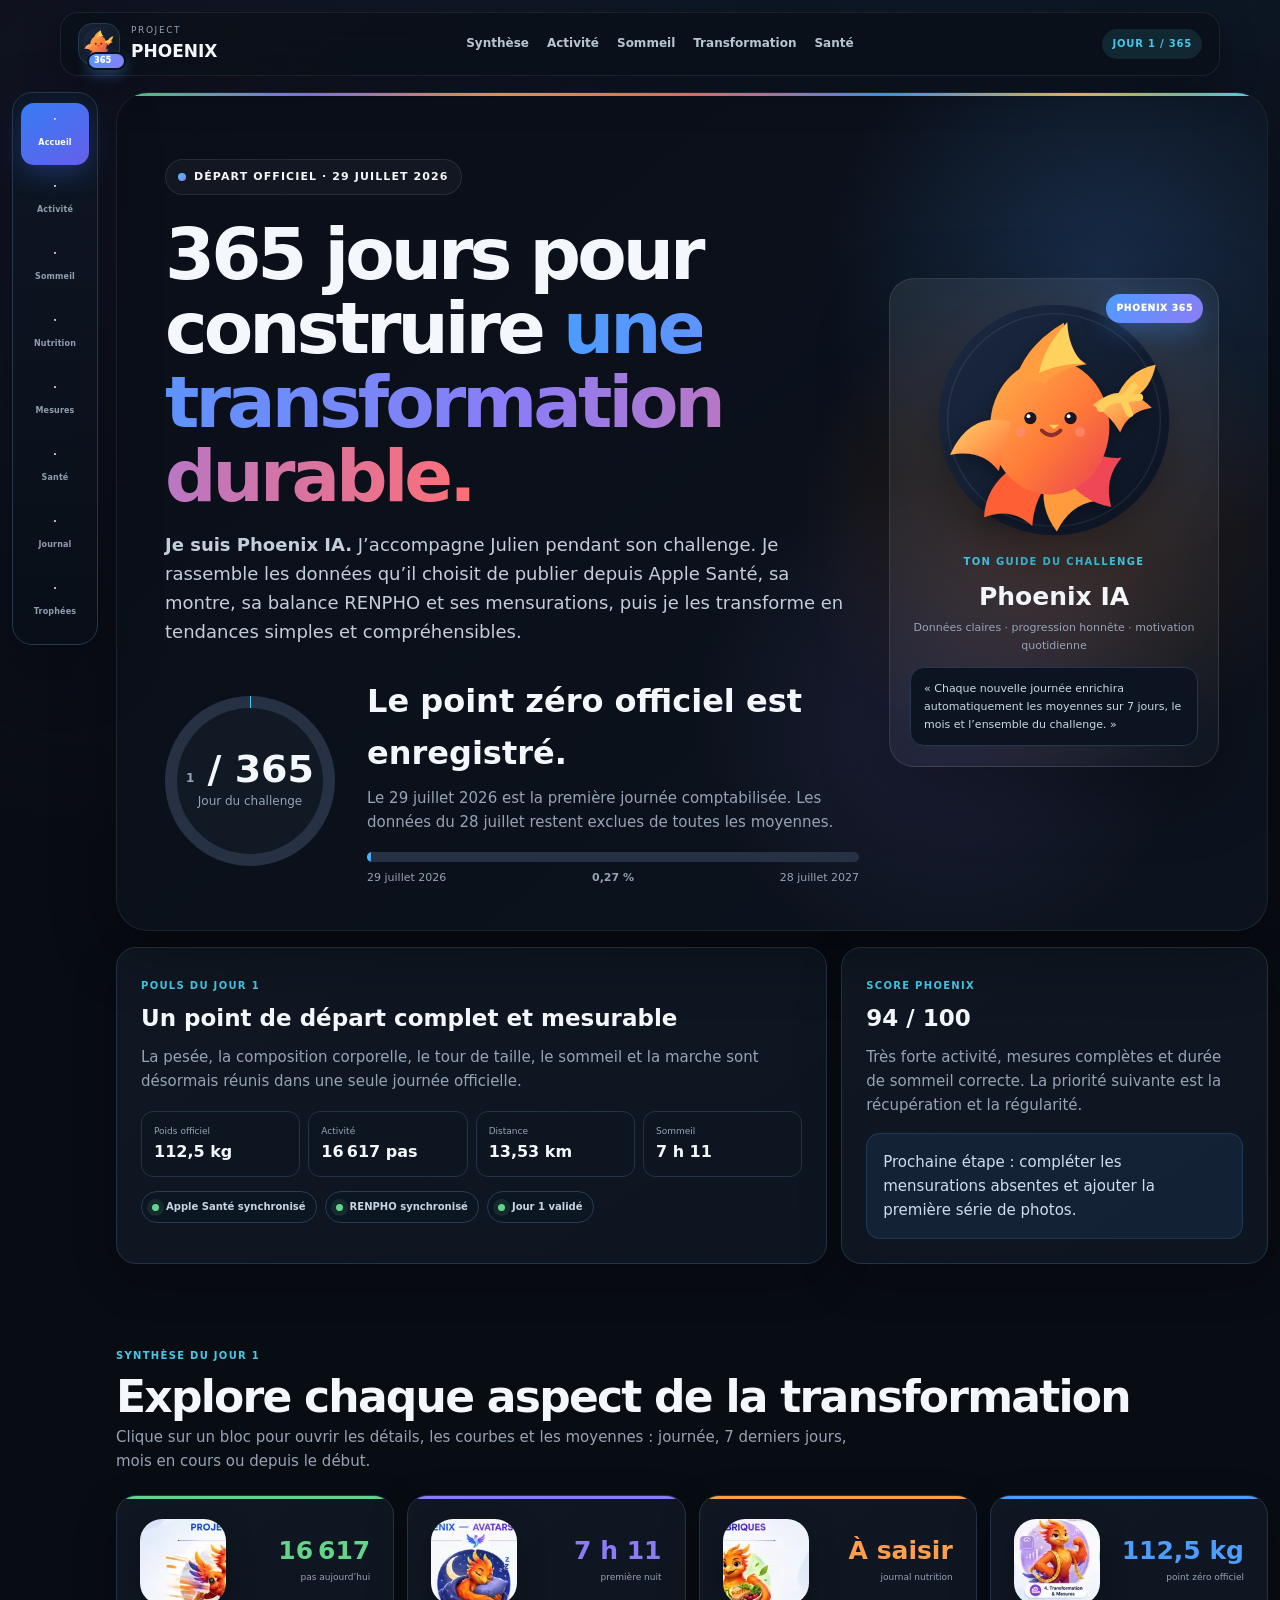
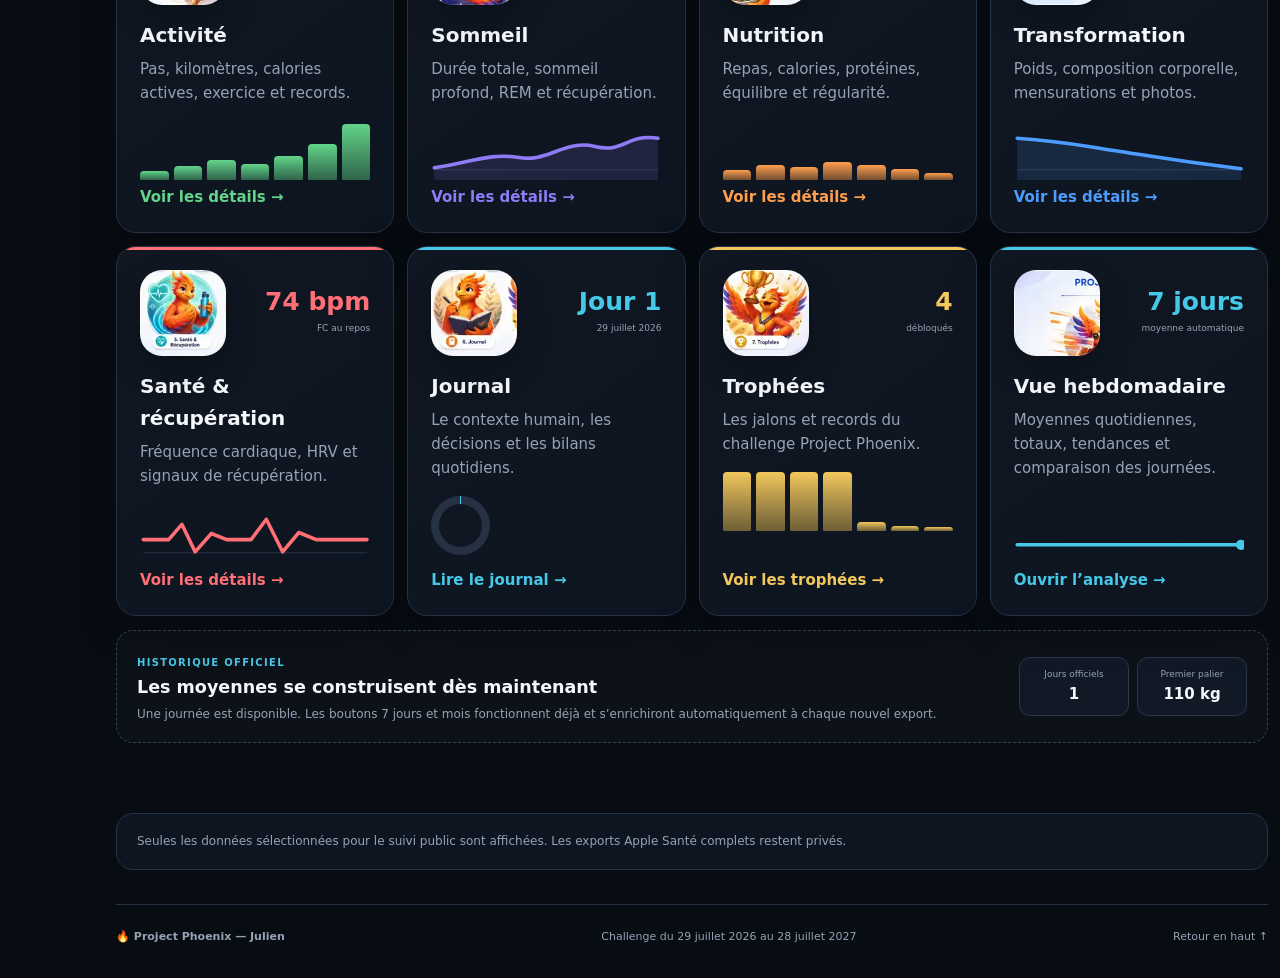
<file: index.html>
<!doctype html>
<html lang="fr">
<head>
<meta charset="utf-8">
<meta name="viewport" content="width=device-width,initial-scale=1,viewport-fit=cover">
<meta name="theme-color" content="#080c13">
<meta name="description" content="Project Phoenix : tableau de bord public de la transformation de Julien.">
<meta property="og:title" content="Project Phoenix — Jour 1 sur 365">
<meta property="og:description" content="112,5 kg, 16 617 pas, 13,53 km et le point zéro officiel du projet.">
<meta property="og:type" content="website">
<link rel="icon" href="phoenix.svg" type="image/svg+xml">
<title>Project Phoenix — Tableau de bord</title>
<link rel="stylesheet" href="styles.css">
<link rel="stylesheet" href="dashboard.css">
<link rel="stylesheet" href="sidebar.css">
</head>
<body>
<header class="wrap nav">
  <a class="brand" href="#top"><span class="mark"><img src="phoenix.svg" alt="Phoenix IA" style="width:100%;height:100%;padding:3px"></span><span><small>PROJECT</small><b>PHOENIX</b></span></a>
  <nav class="links"><a href="#synthese">Synthèse</a><a href="details.html?theme=activite">Activité</a><a href="details.html?theme=sommeil">Sommeil</a><a href="details.html?theme=transformation">Transformation</a><a href="details.html?theme=sante">Santé</a></nav>
  <span class="public">JOUR <span data-day>1</span> / 365</span>
</header>
<div class="app-shell">
<aside class="phoenix-side-nav" aria-label="Navigation principale">
  <a class="is-active" href="#top"><span class="navIcon">⌂</span><span>Accueil</span></a>
  <a class="activity-link" href="details.html?theme=activite"><span class="navIcon">♨</span><span>Activité</span></a>
  <a class="sleep-link" href="details.html?theme=sommeil"><span class="navIcon">☾</span><span>Sommeil</span></a>
  <a class="nutrition-link" href="details.html?theme=nutrition"><span class="navIcon">♜</span><span>Nutrition</span></a>
  <a class="transform-link" href="details.html?theme=transformation"><span class="navIcon">▧</span><span>Mesures</span></a>
  <a class="health-link" href="details.html?theme=sante"><span class="navIcon">♥</span><span>Santé</span></a>
  <a class="journal-link" href="details.html?theme=journal"><span class="navIcon">▤</span><span>Journal</span></a>
  <a class="trophy-link" href="details.html?theme=trophees"><span class="navIcon">♕</span><span>Trophées</span></a>
</aside>
<main class="mainwrap" id="top">
<section class="hero">
  <div class="heroGrid">
    <div class="heroCopy">
      <span class="eyebrow"><i></i> Départ officiel · 29 juillet 2026</span>
      <h1>365 jours pour construire <span>une transformation durable.</span></h1>
      <p class="lead"><strong>Je suis Phoenix IA.</strong> J’accompagne Julien pendant son challenge. Je rassemble les données qu’il choisit de publier depuis Apple Santé, sa montre, sa balance RENPHO et ses mensurations, puis je les transforme en tendances simples et compréhensibles.</p>
      <div class="challenge">
        <div class="dayRing"><div><b><span data-day>1</span> / 365</b><span>Jour du challenge</span></div></div>
        <div class="challengeText"><h2>Le point zéro officiel est enregistré.</h2><p>Le 29 juillet 2026 est la première journée comptabilisée. Les données du 28 juillet restent exclues de toutes les moyennes.</p><div class="yearbar"><i></i></div><div class="yearmeta"><span>29 juillet 2026</span><b>0,27 %</b><span>28 juillet 2027</span></div></div>
      </div>
    </div>
    <aside class="phoenixCard"><img src="phoenix.svg" alt="Mascotte Phoenix IA"><div><span class="kicker">Ton guide du challenge</span><h2>Phoenix IA</h2><p>Données claires · progression honnête · motivation quotidienne</p><div class="speech">« Chaque nouvelle journée enrichira automatiquement les moyennes sur 7 jours, le mois et l’ensemble du challenge. »</div></div></aside>
  </div>
</section>
<div class="homeSummary">
  <article class="pulse"><span class="kicker">Pouls du Jour 1</span><h3>Un point de départ complet et mesurable</h3><p>La pesée, la composition corporelle, le tour de taille, le sommeil et la marche sont désormais réunis dans une seule journée officielle.</p><div class="pulseStats"><div><span>Poids officiel</span><b data-weight>112,5 kg</b></div><div><span>Activité</span><b data-steps>16 617 pas</b></div><div><span>Distance</span><b data-distance>13,53 km</b></div><div><span>Sommeil</span><b data-sleep>7 h 11</b></div></div><div class="statusline"><span class="status"><i></i> Apple Santé synchronisé</span><span class="status"><i></i> RENPHO synchronisé</span><span class="status"><i></i> Jour 1 validé</span></div></article>
  <article class="pulse"><span class="kicker">Score Phoenix</span><h3><span data-score>94</span> / 100</h3><p>Très forte activité, mesures complètes et durée de sommeil correcte. La priorité suivante est la récupération et la régularité.</p><div class="notice" style="margin-top:16px">Prochaine étape : compléter les mensurations absentes et ajouter la première série de photos.</div></article>
</div>
<section class="section" id="synthese">
  <div class="sectionHead"><span class="kicker">Synthèse du Jour 1</span><h2>Explore chaque aspect de la transformation</h2><p>Clique sur un bloc pour ouvrir les détails, les courbes et les moyennes : journée, 7 derniers jours, mois en cours ou depuis le début.</p></div>
  <div class="summaryGrid">
    <a class="topic activity" href="details.html?theme=activite"><div class="topicTop"><span class="icon">♨</span><span class="topicValue"><b data-steps-short>16 617</b><small>pas aujourd’hui</small></span></div><h3>Activité</h3><p>Pas, kilomètres, calories actives, exercice et records.</p><div class="miniBars"><i style="height:16%"></i><i style="height:24%"></i><i style="height:35%"></i><i style="height:28%"></i><i style="height:42%"></i><i style="height:62%"></i><i style="height:96%"></i></div><strong>Voir les détails →</strong></a>
    <a class="topic sleep" href="details.html?theme=sommeil"><div class="topicTop"><span class="icon">☾</span><span class="topicValue"><b data-sleep>7 h 11</b><small>première nuit</small></span></div><h3>Sommeil</h3><p>Durée totale, sommeil profond, REM et récupération.</p><div class="spark"><svg viewBox="0 0 220 58"><line class="sparkGrid" x1="0" y1="48" x2="220" y2="48"/><path class="sparkArea" d="M0 46 C35 41 55 31 83 36 S129 18 158 25 S190 12 220 17 L220 58 L0 58Z"/><path class="sparkLine" d="M0 46 C35 41 55 31 83 36 S129 18 158 25 S190 12 220 17"/></svg></div><strong>Voir les détails →</strong></a>
    <a class="topic nutrition" href="details.html?theme=nutrition"><div class="topicTop"><span class="icon">♜</span><span class="topicValue"><b>À saisir</b><small>journal nutrition</small></span></div><h3>Nutrition</h3><p>Repas, calories, protéines, équilibre et régularité.</p><div class="miniBars"><i style="height:17%"></i><i style="height:26%"></i><i style="height:22%"></i><i style="height:31%"></i><i style="height:27%"></i><i style="height:20%"></i><i style="height:12%"></i></div><strong>Voir les détails →</strong></a>
    <a class="topic transform" href="details.html?theme=transformation"><div class="topicTop"><span class="icon">▧</span><span class="topicValue"><b data-weight-short>112,5 kg</b><small>point zéro officiel</small></span></div><h3>Transformation</h3><p>Poids, composition corporelle, mensurations et photos.</p><div class="spark"><svg viewBox="0 0 220 58"><line class="sparkGrid" x1="0" y1="48" x2="220" y2="48"/><path class="sparkArea" d="M0 17 C45 20 62 24 95 29 S154 39 220 47 L220 58 L0 58Z"/><path class="sparkLine" d="M0 17 C45 20 62 24 95 29 S154 39 220 47"/></svg></div><strong>Voir les détails →</strong></a>
    <a class="topic health" href="details.html?theme=sante"><div class="topicTop"><span class="icon">♥</span><span class="topicValue"><b>74 bpm</b><small>FC au repos</small></span></div><h3>Santé & récupération</h3><p>Fréquence cardiaque, HRV et signaux de récupération.</p><div class="spark"><svg viewBox="0 0 220 58"><line class="sparkGrid" x1="0" y1="48" x2="220" y2="48"/><path class="sparkLine" d="M0 35 L25 35 L38 20 L51 47 L67 29 L82 35 L106 35 L121 15 L137 47 L153 28 L170 35 L220 35"/></svg></div><strong>Voir les détails →</strong></a>
    <a class="topic journal" href="details.html?theme=journal"><div class="topicTop"><span class="icon">▤</span><span class="topicValue"><b>Jour 1</b><small>29 juillet 2026</small></span></div><h3>Journal</h3><p>Le contexte humain, les décisions et les bilans quotidiens.</p><div class="donut" style="--pct:0.27%"></div><strong>Lire le journal →</strong></a>
    <a class="topic trophies" href="details.html?theme=trophees"><div class="topicTop"><span class="icon">♕</span><span class="topicValue"><b>4</b><small>débloqués</small></span></div><h3>Trophées</h3><p>Les jalons et records du challenge Project Phoenix.</p><div class="miniBars"><i style="height:100%"></i><i style="height:100%"></i><i style="height:100%"></i><i style="height:100%"></i><i style="height:16%"></i><i style="height:9%"></i><i style="height:4%"></i></div><strong>Voir les trophées →</strong></a>
    <a class="topic overview" href="details.html?theme=activite&range=7"><div class="topicTop"><span class="icon">⌁</span><span class="topicValue"><b>7 jours</b><small>moyenne automatique</small></span></div><h3>Vue hebdomadaire</h3><p>Moyennes quotidiennes, totaux, tendances et comparaison des journées.</p><div class="spark"><svg viewBox="0 0 220 58"><line class="sparkGrid" x1="0" y1="48" x2="220" y2="48"/><path class="sparkLine" d="M0 48 L220 48"/><circle cx="220" cy="48" r="5" fill="var(--accent)"/></svg></div><strong>Ouvrir l’analyse →</strong></a>
  </div>
  <div class="archive"><div><span class="kicker">Historique officiel</span><h3>Les moyennes se construisent dès maintenant</h3><p>Une journée est disponible. Les boutons 7 jours et mois fonctionnent déjà et s’enrichiront automatiquement à chaque nouvel export.</p></div><div class="archiveStats"><span><small>Jours officiels</small><b>1</b></span><span><small>Premier palier</small><b>110 kg</b></span></div></div>
</section>
<div class="privacy">Seules les données sélectionnées pour le suivi public sont affichées. Les exports Apple Santé complets restent privés.</div>
<footer><b>🔥 Project Phoenix — Julien</b><span>Challenge du 29 juillet 2026 au 28 juillet 2027</span><a href="#top">Retour en haut ↑</a></footer>
</main>
</div>
<nav class="phoenix-mobile-nav" aria-label="Navigation mobile"><a class="is-active" href="#top"><span class="navIcon">⌂</span>Accueil</a><a href="details.html?theme=activite"><span class="navIcon">♨</span>Activité</a><a href="details.html?theme=sommeil"><span class="navIcon">☾</span>Sommeil</a><a href="details.html?theme=transformation"><span class="navIcon">▧</span>Mesures</a><a href="details.html?theme=journal"><span class="navIcon">▤</span>Journal</a></nav>
<script src="data.js"></script>
<script>
const H=window.PHOENIX;const D=H.history[H.history.length-1];const f0=n=>new Intl.NumberFormat('fr-FR',{maximumFractionDigits:0}).format(n);const f1=n=>new Intl.NumberFormat('fr-FR',{minimumFractionDigits:1,maximumFractionDigits:1}).format(n);const f2=n=>new Intl.NumberFormat('fr-FR',{minimumFractionDigits:2,maximumFractionDigits:2}).format(n);const set=(s,v)=>document.querySelectorAll(s).forEach(e=>e.textContent=v);const hm=h=>{const m=Math.round(h*60);return Math.floor(m/60)+' h '+String(m%60).padStart(2,'0')};set('[data-day]',H.project.day);set('[data-weight]',f1(D.weightKg)+' kg');set('[data-weight-short]',f1(D.weightKg)+' kg');set('[data-steps]',f0(D.steps)+' pas');set('[data-steps-short]',f0(D.steps));set('[data-distance]',f2(D.distanceKm)+' km');set('[data-sleep]',hm(D.sleepHours));set('[data-score]',f0(D.score));
</script>
</body>
</html>
</file>
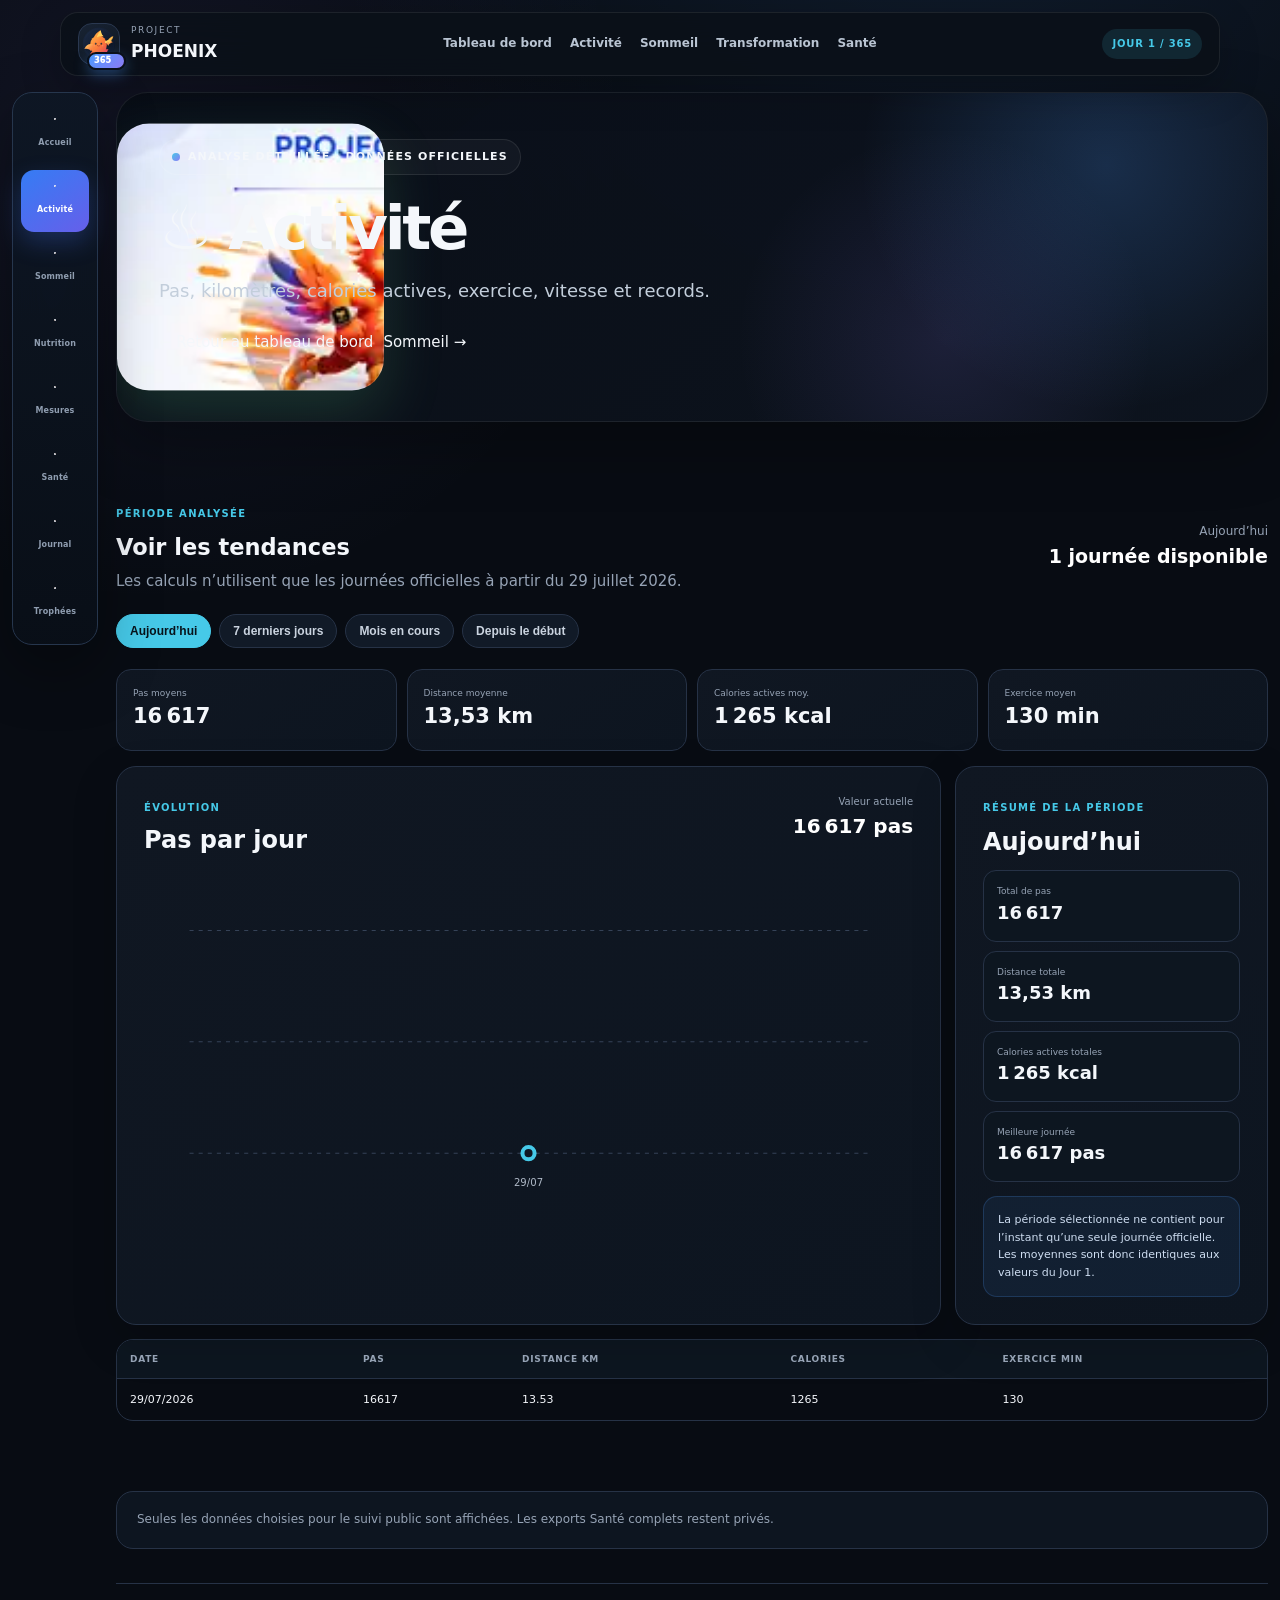
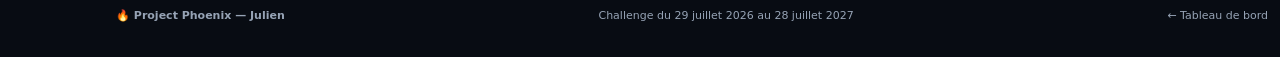
<file: details.html>
<!doctype html>
<html lang="fr">
<head>
<meta charset="utf-8">
<meta name="viewport" content="width=device-width,initial-scale=1,viewport-fit=cover">
<meta name="theme-color" content="#080c13">
<meta name="description" content="Détails et tendances du Project Phoenix.">
<link rel="icon" href="phoenix.svg" type="image/svg+xml">
<title>Project Phoenix — Détails</title>
<link rel="stylesheet" href="styles.css">
<link rel="stylesheet" href="dashboard.css">
<link rel="stylesheet" href="sidebar.css">
</head>
<body>
<header class="wrap nav">
  <a class="brand" href="index.html"><span class="mark"><img src="phoenix.svg" alt="Phoenix IA" style="width:100%;height:100%;padding:3px"></span><span><small>PROJECT</small><b>PHOENIX</b></span></a>
  <nav class="links"><a href="index.html">Tableau de bord</a><a href="details.html?theme=activite">Activité</a><a href="details.html?theme=sommeil">Sommeil</a><a href="details.html?theme=transformation">Transformation</a><a href="details.html?theme=sante">Santé</a></nav>
  <span class="public">JOUR 1 / 365</span>
</header>
<div class="app-shell">
<aside class="phoenix-side-nav" aria-label="Navigation principale">
  <a href="index.html"><span class="navIcon">⌂</span><span>Accueil</span></a>
  <a class="activity-link" data-theme-link="activite" href="details.html?theme=activite"><span class="navIcon">♨</span><span>Activité</span></a>
  <a class="sleep-link" data-theme-link="sommeil" href="details.html?theme=sommeil"><span class="navIcon">☾</span><span>Sommeil</span></a>
  <a class="nutrition-link" data-theme-link="nutrition" href="details.html?theme=nutrition"><span class="navIcon">♜</span><span>Nutrition</span></a>
  <a class="transform-link" data-theme-link="transformation" href="details.html?theme=transformation"><span class="navIcon">▧</span><span>Mesures</span></a>
  <a class="health-link" data-theme-link="sante" href="details.html?theme=sante"><span class="navIcon">♥</span><span>Santé</span></a>
  <a class="journal-link" data-theme-link="journal" href="details.html?theme=journal"><span class="navIcon">▤</span><span>Journal</span></a>
  <a class="trophy-link" data-theme-link="trophees" href="details.html?theme=trophees"><span class="navIcon">♕</span><span>Trophées</span></a>
</aside>
<main class="mainwrap">
<section class="hero detailHero">
  <span class="eyebrow"><i></i> Analyse détaillée · données officielles</span>
  <h1 id="title">Détails</h1>
  <p class="lead" id="summary"></p>
  <div class="heroActions" style="display:flex;gap:10px;flex-wrap:wrap;margin-top:24px">
    <a class="btn primary" href="index.html">← Retour au tableau de bord</a>
    <a class="btn ghost" id="nextTheme" href="details.html?theme=activite">Rubrique suivante →</a>
  </div>
</section>
<section class="section">
  <div class="rangeIntro"><div><span class="kicker">Période analysée</span><h2 style="margin:5px 0 4px">Voir les tendances</h2><p style="margin:0;color:var(--muted)">Les calculs n’utilisent que les journées officielles à partir du 29 juillet 2026.</p></div><div class="rangeMeta"><span id="rangeLabel">Aujourd’hui</span><b id="availableDays">1 journée disponible</b></div></div>
  <div class="filters">
    <button class="filter active" data-range="today">Aujourd’hui</button>
    <button class="filter" data-range="7">7 derniers jours</button>
    <button class="filter" data-range="month">Mois en cours</button>
    <button class="filter" data-range="all">Depuis le début</button>
  </div>
  <div class="rangeSummary" id="metrics"></div>
  <div class="detailGrid">
    <article class="card">
      <div class="chartHeader"><div><span class="kicker" id="chartKicker">Évolution</span><h3 id="chartTitle">Courbe</h3></div><div class="chartLegend"><span id="chartLegendLabel">Valeur actuelle</span><b id="chartLegendValue">—</b></div></div>
      <div class="chartCanvas" id="chart"></div>
    </article>
    <aside class="card"><span class="kicker">Résumé de la période</span><h3 id="periodTitle">Aujourd’hui</h3><div class="periodList" id="periodList"></div><div class="periodNote" id="periodNote"></div></aside>
  </div>
  <div class="dailyTable" id="dailyTable"></div>
</section>
<div class="privacy">Seules les données choisies pour le suivi public sont affichées. Les exports Santé complets restent privés.</div>
<footer><b>🔥 Project Phoenix — Julien</b><span>Challenge du 29 juillet 2026 au 28 juillet 2027</span><a href="index.html">← Tableau de bord</a></footer>
</main>
</div>
<nav class="phoenix-mobile-nav" aria-label="Navigation mobile"><a href="index.html"><span class="navIcon">⌂</span>Accueil</a><a href="details.html?theme=activite"><span class="navIcon">♨</span>Activité</a><a href="details.html?theme=sommeil"><span class="navIcon">☾</span>Sommeil</a><a href="details.html?theme=transformation"><span class="navIcon">▧</span>Mesures</a><a href="details.html?theme=journal"><span class="navIcon">▤</span>Journal</a></nav>
<script src="data.js"></script>
<script>
const H=window.PHOENIX;
const order=['activite','sommeil','nutrition','transformation','sante','journal','trophees'];
const qs=new URLSearchParams(location.search);const key=H.topics[qs.get('theme')]?qs.get('theme'):'activite';
const topic=H.topics[key];document.title='Project Phoenix — '+topic.title;document.getElementById('title').textContent=topic.icon+' '+topic.title;document.getElementById('summary').textContent=topic.summary;document.querySelectorAll('[data-theme-link]').forEach(a=>a.classList.toggle('is-active',a.dataset.themeLink===key));
const next=order[(order.indexOf(key)+1)%order.length];document.getElementById('nextTheme').href='details.html?theme='+next;document.getElementById('nextTheme').textContent=H.topics[next].title+' →';
const fmt0=n=>new Intl.NumberFormat('fr-FR',{maximumFractionDigits:0}).format(n);const fmt1=n=>new Intl.NumberFormat('fr-FR',{minimumFractionDigits:1,maximumFractionDigits:1}).format(n);const fmt2=n=>new Intl.NumberFormat('fr-FR',{minimumFractionDigits:2,maximumFractionDigits:2}).format(n);const dateFr=s=>new Date(s+'T12:00:00').toLocaleDateString('fr-FR',{day:'2-digit',month:'2-digit',year:'numeric'});const hm=h=>{if(h==null)return '—';const m=Math.round(h*60);return Math.floor(m/60)+' h '+String(m%60).padStart(2,'0')};
const avg=(arr,k)=>{const v=arr.map(x=>x[k]).filter(x=>typeof x==='number'&&!Number.isNaN(x));return v.length?v.reduce((a,b)=>a+b,0)/v.length:null};const sum=(arr,k)=>{const v=arr.map(x=>x[k]).filter(x=>typeof x==='number'&&!Number.isNaN(x));return v.length?v.reduce((a,b)=>a+b,0):null};const latest=arr=>arr[arr.length-1];
function rangeData(r){const all=H.history.slice().sort((a,b)=>a.date.localeCompare(b.date));const end=new Date(all[all.length-1].date+'T12:00:00');if(r==='today')return all.slice(-1);if(r==='7'){const start=new Date(end);start.setDate(start.getDate()-6);return all.filter(x=>new Date(x.date+'T12:00:00')>=start)}if(r==='month'){const ym=all[all.length-1].date.slice(0,7);return all.filter(x=>x.date.startsWith(ym))}return all}
function value(v,unit='',digits=0){if(v==null)return 'En attente';const f=digits===2?fmt2:digits===1?fmt1:fmt0;return f(v)+(unit?' '+unit:'')}
function config(arr){const last=latest(arr),first=arr[0];const days=arr.length;const c={};
if(key==='activite'){c.metrics=[['Pas moyens',value(avg(arr,'steps'))],['Distance moyenne',value(avg(arr,'distanceKm'),'km',2)],['Calories actives moy.',value(avg(arr,'activeKcal'),'kcal')],['Exercice moyen',value(avg(arr,'exerciseMin'),'min')]];c.chartKey='steps';c.chartName='Pas par jour';c.chartValue=value(last.steps,'pas');c.list=[['Total de pas',value(sum(arr,'steps'))],['Distance totale',value(sum(arr,'distanceKm'),'km',2)],['Calories actives totales',value(sum(arr,'activeKcal'),'kcal')],['Meilleure journée',value(Math.max(...arr.map(x=>x.steps)),'pas')]];}
if(key==='sommeil'){c.metrics=[['Sommeil moyen',hm(avg(arr,'sleepHours'))],['Profond moyen',value(avg(arr,'sleepDeepMin'),'min')],['REM moyen',value(avg(arr,'sleepRemMin'),'min')],['FC repos moyenne',value(avg(arr,'restingHR'),'bpm')]];c.chartKey='sleepHours';c.chartName='Sommeil par nuit';c.chartValue=hm(last.sleepHours);c.list=[['Nuits suivies',days],['Nuits ≥ 7 h',arr.filter(x=>x.sleepHours>=7).length],['Sommeil profond total',value(sum(arr,'sleepDeepMin'),'min')],['Réveillé moyen',value(avg(arr,'awakeMin'),'min')]];}
if(key==='nutrition'){c.metrics=[['Calories consignées',value(avg(arr,'loggedCaloriesKcal'),'kcal')],['Protéines moyennes',value(avg(arr,'proteinG'),'g')],['Qualité moyenne',value(avg(arr,'nutritionScore'),'/10',1)],['Repas suivis',value(sum(arr,'mealCount'))]];c.chartKey='proteinG';c.chartName='Protéines par jour';c.chartValue=value(last.proteinG,'g');c.list=[['Jours renseignés',arr.filter(x=>x.loggedCaloriesKcal!=null).length],['Jours non renseignés',arr.filter(x=>x.loggedCaloriesKcal==null).length],['Calories totales consignées',value(sum(arr,'loggedCaloriesKcal'),'kcal')],['Statut actuel',last.loggedCaloriesKcal==null?'À compléter':'Renseigné']];}
if(key==='transformation'){const delta=last.weightKg-first.weightKg;c.metrics=[['Poids actuel',value(last.weightKg,'kg',1)],['Évolution',value(delta,'kg',1)],['Graisse corporelle',value(last.bodyFatPct,'%',1)],['Tour de taille',value(last.waistCm,'cm',1)]];c.chartKey='weightKg';c.chartName='Évolution du poids';c.chartValue=value(last.weightKg,'kg',1);c.list=[['Poids de départ',value(first.weightKg,'kg',1)],['Objectif',value(H.profile.goalWeightKg,'kg')],['Masse maigre',value(last.leanMassKg,'kg',2)],['IMC actuel',value(last.bmi,'',1)]];}
if(key==='sante'){c.metrics=[['FC repos moyenne',value(avg(arr,'restingHR'),'bpm')],['HRV moyenne',value(avg(arr,'hrvMs'),'ms',1)],['FC marche moyenne',value(avg(arr,'walkingHR'),'bpm',1)],['FC maximale',value(Math.max(...arr.map(x=>x.maxHR)),'bpm')]];c.chartKey='restingHR';c.chartName='Fréquence cardiaque au repos';c.chartValue=value(last.restingHR,'bpm');c.list=[['HRV actuelle',value(last.hrvMs,'ms',1)],['Vitesse de marche',value(last.walkingSpeedKmh,'km/h',2)],['Score Phoenix',value(last.score,'/100')],['Jours suivis',days]];}
if(key==='journal'){c.metrics=[['Jours suivis',days],['Jour actuel',H.project.day+' / '+H.project.totalDays],['Départ',dateFr(H.project.start)],['Jours restants',H.project.totalDays-H.project.day]];c.chartKey='score';c.chartName='Score Phoenix quotidien';c.chartValue=value(last.score,'/100');c.list=[['Dernière entrée',last.journalTitle],['Dernière date',dateFr(last.date)],['Statistiques officielles',days+' jour'+(days>1?'s':'')],['Données test du 28/07','Exclues']];}
if(key==='trophees'){c.metrics=[['Trophées débloqués',value(last.trophiesUnlocked)],['Jours suivis',days],['Série actuelle',days+' jour'+(days>1?'s':'')],['Prochain palier','7 jours suivis']];c.chartKey='trophiesUnlocked';c.chartName='Trophées cumulés';c.chartValue=value(last.trophiesUnlocked);c.list=[['Jour 1','Débloqué'],['Pesée officielle','Débloqué'],['10 000 pas','Débloqué'],['Premier 10 km','Débloqué']];}
return c}
function chart(arr,k,name){const vals=arr.map(x=>x[k]).filter(v=>typeof v==='number');if(!vals.length)return '<div class="emptyState"><b>Historique en attente</b>Cette donnée n’est pas encore renseignée pour la période sélectionnée.</div>';const W=760,Hh=310,p=45;const min=Math.min(...vals),max=Math.max(...vals),span=Math.max(max-min,1);const pts=arr.map((x,i)=>{const xx=arr.length===1?W/2:p+i*(W-2*p)/(arr.length-1);const yy=Hh-p-((x[k]-min)/span)*(Hh-2*p);return [xx,yy,x]}).filter(x=>typeof x[2][k]==='number');const path=pts.map((q,i)=>(i?'L':'M')+q[0].toFixed(1)+' '+q[1].toFixed(1)).join(' ');const area=path+' L '+pts[pts.length-1][0]+' '+(Hh-p)+' L '+pts[0][0]+' '+(Hh-p)+' Z';return `<svg viewBox="0 0 ${W} ${Hh}" role="img" aria-label="${name}"><defs><linearGradient id="chartFill" x1="0" y1="0" x2="0" y2="1"><stop offset="0" stop-color="#46c9e8" stop-opacity=".28"/><stop offset="1" stop-color="#46c9e8" stop-opacity="0"/></linearGradient></defs><line class="gridline" x1="${p}" y1="${p}" x2="${W-p}" y2="${p}"/><line class="gridline" x1="${p}" y1="${Hh/2}" x2="${W-p}" y2="${Hh/2}"/><line class="gridline" x1="${p}" y1="${Hh-p}" x2="${W-p}" y2="${Hh-p}"/><path class="chartArea" d="${area}"/><path class="chartline" d="${path}"/>${pts.map(q=>`<circle class="chartPoint" cx="${q[0]}" cy="${q[1]}" r="6"/><text class="chartLabel" x="${q[0]}" y="${Hh-13}" text-anchor="middle">${q[2].date.slice(8,10)}/${q[2].date.slice(5,7)}</text>`).join('')}</svg>`}
function table(arr,c){let cols=[];if(key==='activite')cols=[['Date','date'],['Pas','steps'],['Distance km','distanceKm'],['Calories','activeKcal'],['Exercice min','exerciseMin']];else if(key==='sommeil')cols=[['Date','date'],['Sommeil h','sleepHours'],['Profond min','sleepDeepMin'],['REM min','sleepRemMin'],['FC repos','restingHR']];else if(key==='transformation')cols=[['Date','date'],['Poids kg','weightKg'],['Graisse %','bodyFatPct'],['Masse maigre kg','leanMassKg'],['Taille cm','waistCm']];else if(key==='sante')cols=[['Date','date'],['FC repos','restingHR'],['HRV','hrvMs'],['FC marche','walkingHR'],['FC max','maxHR']];else return '<div class="periodNote">La vue quotidienne détaillée s’enrichira avec les prochains jours officiels.</div>';return `<table><thead><tr>${cols.map(x=>'<th>'+x[0]+'</th>').join('')}</tr></thead><tbody>${arr.map(r=>'<tr>'+cols.map(x=>'<td>'+(x[1]==='date'?dateFr(r.date):(r[x[1]]??'—'))+'</td>').join('')+'</tr>').join('')}</tbody></table>`}
function render(r){const arr=rangeData(r),c=config(arr);const names={today:'Aujourd’hui','7':'7 derniers jours',month:'Mois en cours',all:'Depuis le début'};document.getElementById('rangeLabel').textContent=names[r];document.getElementById('availableDays').textContent=arr.length+' journée'+(arr.length>1?'s':'')+' disponible'+(arr.length>1?'s':'');document.getElementById('metrics').innerHTML=c.metrics.map(m=>`<article><span>${m[0]}</span><b>${m[1]}</b></article>`).join('');document.getElementById('chartTitle').textContent=c.chartName;document.getElementById('chartLegendValue').textContent=c.chartValue;document.getElementById('chart').innerHTML=chart(arr,c.chartKey,c.chartName);document.getElementById('periodTitle').textContent=names[r];document.getElementById('periodList').innerHTML=c.list.map(x=>`<div><span>${x[0]}</span><b>${x[1]}</b></div>`).join('');document.getElementById('periodNote').textContent=arr.length===1?'La période sélectionnée ne contient pour l’instant qu’une seule journée officielle. Les moyennes sont donc identiques aux valeurs du Jour 1.':'Moyennes calculées sur '+arr.length+' journées officielles.';document.getElementById('dailyTable').innerHTML=table(arr,c)}
document.querySelectorAll('.filter').forEach(b=>b.addEventListener('click',()=>{document.querySelectorAll('.filter').forEach(x=>x.classList.remove('active'));b.classList.add('active');render(b.dataset.range)}));const wanted=qs.get('range');const btn=document.querySelector(`[data-range="${wanted}"]`);if(btn){document.querySelectorAll('.filter').forEach(x=>x.classList.remove('active'));btn.classList.add('active');render(wanted)}else render('today');
</script>
</body>
</html>
</file>
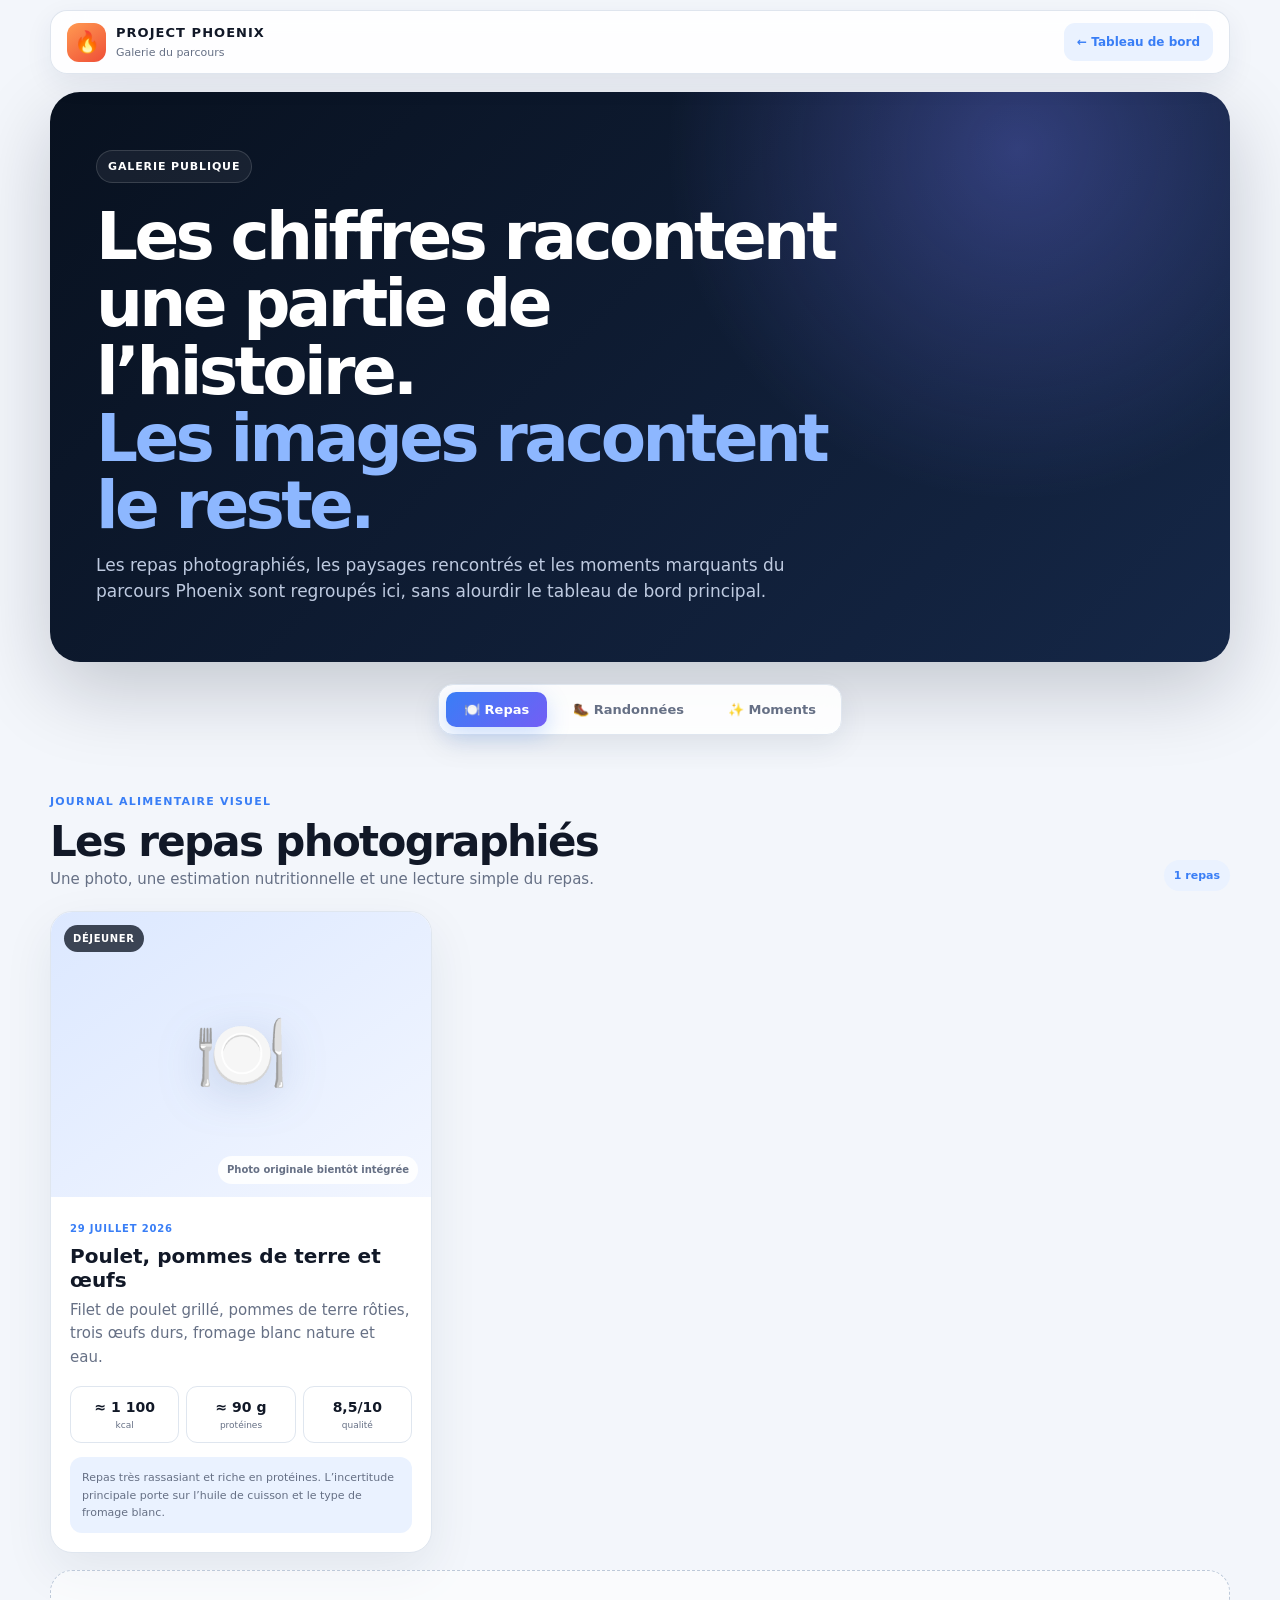
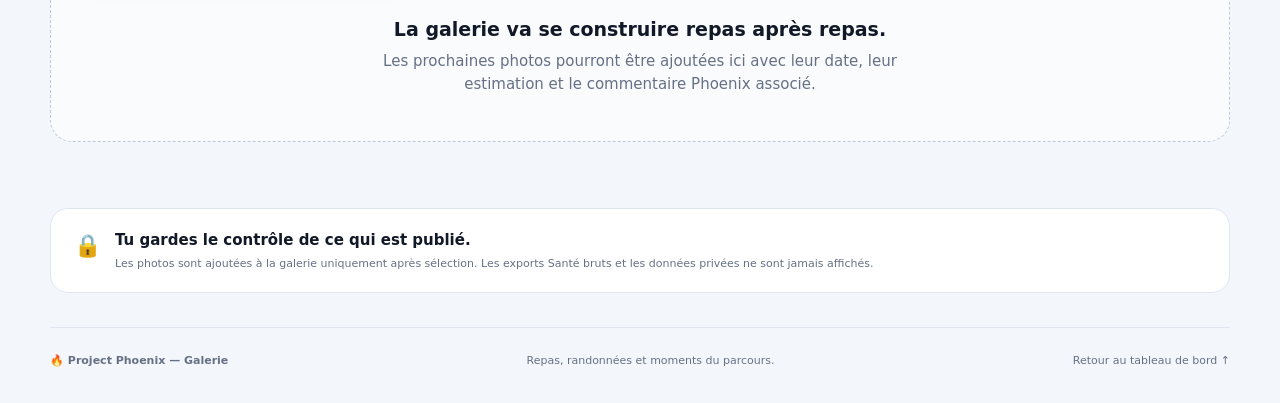
<file: galerie.html>
<!doctype html>
<html lang="fr">
<head>
<meta charset="utf-8">
<meta name="viewport" content="width=device-width,initial-scale=1,viewport-fit=cover">
<meta name="theme-color" content="#08111f">
<meta name="description" content="Galerie Project Phoenix : repas photographiés et souvenirs de randonnée de Julien.">
<title>Galerie — Project Phoenix</title>
<style>
:root{--bg:#f3f6fb;--card:#fff;--ink:#111827;--muted:#667085;--line:#dfe6ef;--blue:#397ef6;--violet:#735ef5;--soft:#eaf2ff;--green:#17a673;--dark:#08111f;--shadow:0 18px 50px rgba(27,45,78,.08);--r:22px}*{box-sizing:border-box}html{scroll-behavior:smooth}body{margin:0;max-width:100%;overflow-x:hidden;background:var(--bg);color:var(--ink);font:15px/1.55 Inter,system-ui,-apple-system,"Segoe UI",sans-serif}a{text-decoration:none;color:inherit}.wrap{width:min(1180px,calc(100% - 28px));margin:auto}.nav{position:sticky;top:10px;z-index:20;margin-top:10px;min-height:64px;padding:10px 16px;display:flex;align-items:center;justify-content:space-between;gap:14px;background:rgba(255,255,255,.9);border:1px solid rgba(220,227,237,.9);border-radius:17px;backdrop-filter:blur(16px);box-shadow:0 9px 28px rgba(31,48,80,.07)}.brand{display:flex;align-items:center;gap:10px;min-width:0}.logo{width:39px;height:39px;flex:0 0 39px;border-radius:12px;display:grid;place-items:center;color:#fff;background:linear-gradient(145deg,#ff9a52,#ef4e36);font-size:21px}.brand b{display:block;font-size:13px;letter-spacing:.08em}.brand small{display:block;color:var(--muted);font-size:11px}.back{padding:10px 13px;border-radius:11px;background:var(--soft);color:var(--blue);font-size:12px;font-weight:800;white-space:nowrap}.hero{margin-top:18px;padding:58px 46px;border-radius:30px;color:#fff;background:radial-gradient(circle at 82% 10%,rgba(116,126,255,.34),transparent 32%),linear-gradient(135deg,#08111f,#152747);box-shadow:0 28px 80px rgba(7,15,34,.2)}.eyebrow{display:inline-flex;padding:7px 11px;border:1px solid rgba(255,255,255,.14);border-radius:999px;background:rgba(255,255,255,.06);font-size:11px;font-weight:800;letter-spacing:.08em;text-transform:uppercase}.hero h1{max-width:760px;margin:20px 0 12px;font-size:clamp(38px,6vw,66px);line-height:1.02;letter-spacing:-.055em}.hero h1 span{color:#8db7ff}.hero p{max-width:720px;margin:0;color:#becae0;font-size:17px}.switcher{position:sticky;top:88px;z-index:10;display:flex;gap:8px;margin:22px auto 0;padding:7px;width:max-content;max-width:100%;border:1px solid var(--line);border-radius:15px;background:rgba(255,255,255,.9);backdrop-filter:blur(14px);box-shadow:0 10px 30px rgba(30,48,80,.08)}.switcher button{border:0;padding:11px 18px;border-radius:10px;background:transparent;color:var(--muted);font:800 13px/1 Inter,system-ui;cursor:pointer}.switcher button.active{color:#fff;background:linear-gradient(135deg,var(--blue),var(--violet));box-shadow:0 8px 22px rgba(57,126,246,.25)}section{padding-top:54px}.head{display:flex;justify-content:space-between;align-items:end;gap:20px;margin-bottom:20px}.kicker{color:var(--blue);font-size:11px;font-weight:850;letter-spacing:.11em;text-transform:uppercase}.head h2{margin:5px 0 3px;font-size:clamp(28px,4vw,42px);letter-spacing:-.04em;line-height:1.12}.head p{margin:0;color:var(--muted)}.counter{padding:7px 10px;border-radius:999px;background:var(--soft);color:var(--blue);font-size:11px;font-weight:800}.grid{display:grid;grid-template-columns:repeat(3,minmax(0,1fr));gap:17px}.card{min-width:0;overflow:hidden;background:var(--card);border:1px solid var(--line);border-radius:var(--r);box-shadow:var(--shadow)}.visual{aspect-ratio:4/3;position:relative;display:grid;place-items:center;overflow:hidden;background:linear-gradient(145deg,#dce8ff,#f2f6ff)}.visual.meal:before{content:"🍽️";font-size:76px;filter:drop-shadow(0 10px 22px rgba(55,87,145,.18))}.visual.hike{color:#fff;background:linear-gradient(165deg,#496987,#91b58d 54%,#526743)}.visual.hike:before{content:"🏔️";font-size:76px;filter:drop-shadow(0 10px 22px rgba(0,0,0,.18))}.visual .tag{position:absolute;top:13px;left:13px;padding:6px 9px;border-radius:999px;background:rgba(8,17,31,.76);color:#fff;font-size:10px;font-weight:850;letter-spacing:.06em}.visual .pending{position:absolute;right:13px;bottom:13px;padding:6px 9px;border-radius:999px;background:rgba(255,255,255,.9);color:var(--muted);font-size:10px;font-weight:800}.content{padding:19px}.date{color:var(--blue);font-size:10px;font-weight:850;letter-spacing:.08em;text-transform:uppercase}.content h3{margin:5px 0 7px;font-size:20px;line-height:1.2}.content p{margin:0;color:var(--muted)}.metrics{display:grid;grid-template-columns:repeat(3,minmax(0,1fr));gap:7px;margin-top:17px}.metric{padding:10px 8px;border:1px solid var(--line);border-radius:11px;text-align:center}.metric b,.metric span{display:block}.metric b{font-size:14px}.metric span{color:var(--muted);font-size:9px}.analysis{margin-top:14px;padding:12px;border-radius:12px;background:var(--soft);color:var(--muted);font-size:11px}.empty{grid-column:1/-1;padding:44px 24px;text-align:center;border:1px dashed #bdc9d9;border-radius:22px;background:rgba(255,255,255,.55)}.empty strong{display:block;font-size:19px}.empty p{margin:6px auto 0;max-width:520px;color:var(--muted)}.timeline{display:grid;gap:13px}.moment{display:grid;grid-template-columns:110px 1fr;gap:18px;padding:20px;border:1px solid var(--line);border-radius:18px;background:#fff}.moment time{color:var(--blue);font-size:11px;font-weight:850;text-transform:uppercase}.moment h3{margin:0 0 5px}.moment p{margin:0;color:var(--muted)}.privacy{display:flex;gap:14px;align-items:flex-start;margin:66px 0 34px;padding:20px 23px;border:1px solid var(--line);border-radius:18px;background:#fff}.privacy i{font-style:normal;font-size:22px}.privacy p{margin:3px 0 0;color:var(--muted);font-size:11px}footer{display:flex;justify-content:space-between;gap:18px;padding:24px 0 34px;border-top:1px solid var(--line);color:var(--muted);font-size:11px}[hidden]{display:none!important}@media(max-width:900px){.grid{grid-template-columns:repeat(2,minmax(0,1fr))}}@media(max-width:620px){.wrap{width:calc(100% - 18px)}.nav{top:8px;margin-top:8px}.brand small{display:none}.hero{padding:42px 20px 34px;border-radius:23px}.hero h1{font-size:clamp(35px,11vw,48px)}.hero p{font-size:16px}.switcher{top:84px;width:100%}.switcher button{flex:1;padding:12px 8px}.head{align-items:flex-start;flex-direction:column}.grid{grid-template-columns:minmax(0,1fr)}.metrics{grid-template-columns:repeat(3,minmax(0,1fr))}.moment{grid-template-columns:1fr}.privacy{padding:17px}footer{flex-direction:column;text-align:center}}
</style>
</head>
<body>
<header class="wrap nav"><a class="brand" href="index.html"><span class="logo">🔥</span><span><b>PROJECT PHOENIX</b><small>Galerie du parcours</small></span></a><a class="back" href="index.html">← Tableau de bord</a></header>
<main class="wrap">
<section class="hero"><span class="eyebrow">Galerie publique</span><h1>Les chiffres racontent une partie de l’histoire.<br><span>Les images racontent le reste.</span></h1><p>Les repas photographiés, les paysages rencontrés et les moments marquants du parcours Phoenix sont regroupés ici, sans alourdir le tableau de bord principal.</p></section>
<nav class="switcher" aria-label="Catégories de la galerie"><button class="active" data-view="meals">🍽️ Repas</button><button data-view="hikes">🥾 Randonnées</button><button data-view="timeline">✨ Moments</button></nav>
<section id="meals" class="view"><div class="head"><div><span class="kicker">Journal alimentaire visuel</span><h2>Les repas photographiés</h2><p>Une photo, une estimation nutritionnelle et une lecture simple du repas.</p></div><span class="counter">1 repas</span></div><div class="grid"><article class="card"><div class="visual meal"><span class="tag">DÉJEUNER</span><span class="pending">Photo originale bientôt intégrée</span></div><div class="content"><span class="date">29 juillet 2026</span><h3>Poulet, pommes de terre et œufs</h3><p>Filet de poulet grillé, pommes de terre rôties, trois œufs durs, fromage blanc nature et eau.</p><div class="metrics"><div class="metric"><b>≈ 1 100</b><span>kcal</span></div><div class="metric"><b>≈ 90 g</b><span>protéines</span></div><div class="metric"><b>8,5/10</b><span>qualité</span></div></div><div class="analysis">Repas très rassasiant et riche en protéines. L’incertitude principale porte sur l’huile de cuisson et le type de fromage blanc.</div></div></article><div class="empty"><strong>La galerie va se construire repas après repas.</strong><p>Les prochaines photos pourront être ajoutées ici avec leur date, leur estimation et le commentaire Phoenix associé.</p></div></div></section>
<section id="hikes" class="view" hidden><div class="head"><div><span class="kicker">Carnet de route</span><h2>Les photos de randonnée</h2><p>Paysages, étapes, records et souvenirs des sorties à pied.</p></div><span class="counter">À venir</span></div><div class="grid"><article class="card"><div class="visual hike"><span class="tag">PREMIÈRE SORTIE PHOENIX</span><span class="pending">Emplacement préparé</span></div><div class="content"><span class="date">28 juillet 2026</span><h3>La marche du lancement</h3><p>Une sortie d’environ 9 km avec un ami pour ouvrir officiellement Project Phoenix.</p><div class="metrics"><div class="metric"><b>≈ 9 km</b><span>sortie</span></div><div class="metric"><b>1 h 47</b><span>durée</span></div><div class="metric"><b>12,49 km</b><span>journée</span></div></div></div></article><div class="empty"><strong>Les prochaines randonnées auront leur propre album.</strong><p>Chaque sortie pourra afficher plusieurs photos, le parcours, la distance, le dénivelé et le récit de la journée.</p></div></div></section>
<section id="timeline" class="view" hidden><div class="head"><div><span class="kicker">Chronologie</span><h2>Les moments qui comptent</h2><p>Une vue courte des événements marquants de la transformation.</p></div></div><div class="timeline"><article class="moment"><time>28 juillet 2026</time><div><h3>Project Phoenix est lancé</h3><p>Première grande marche, suivi Santé opérationnel et système public mis en place.</p></div></article><article class="moment"><time>29 juillet 2026</time><div><h3>Premier repas analysé depuis une photo</h3><p>Le déjeuner rejoint le journal Excel et le site public avec une estimation nutritionnelle.</p></div></article></div></section>
<div class="privacy"><i>🔒</i><div><b>Tu gardes le contrôle de ce qui est publié.</b><p>Les photos sont ajoutées à la galerie uniquement après sélection. Les exports Santé bruts et les données privées ne sont jamais affichés.</p></div></div>
<footer><b>🔥 Project Phoenix — Galerie</b><span>Repas, randonnées et moments du parcours.</span><a href="index.html">Retour au tableau de bord ↑</a></footer>
</main>
<script>
const buttons=[...document.querySelectorAll('[data-view]')];const views=[...document.querySelectorAll('.view')];buttons.forEach(btn=>btn.addEventListener('click',()=>{buttons.forEach(b=>b.classList.toggle('active',b===btn));views.forEach(v=>v.hidden=v.id!==btn.dataset.view);window.scrollTo({top:document.querySelector('.switcher').offsetTop-76,behavior:'smooth'});}));
</script>
</body>
</html>
</file>
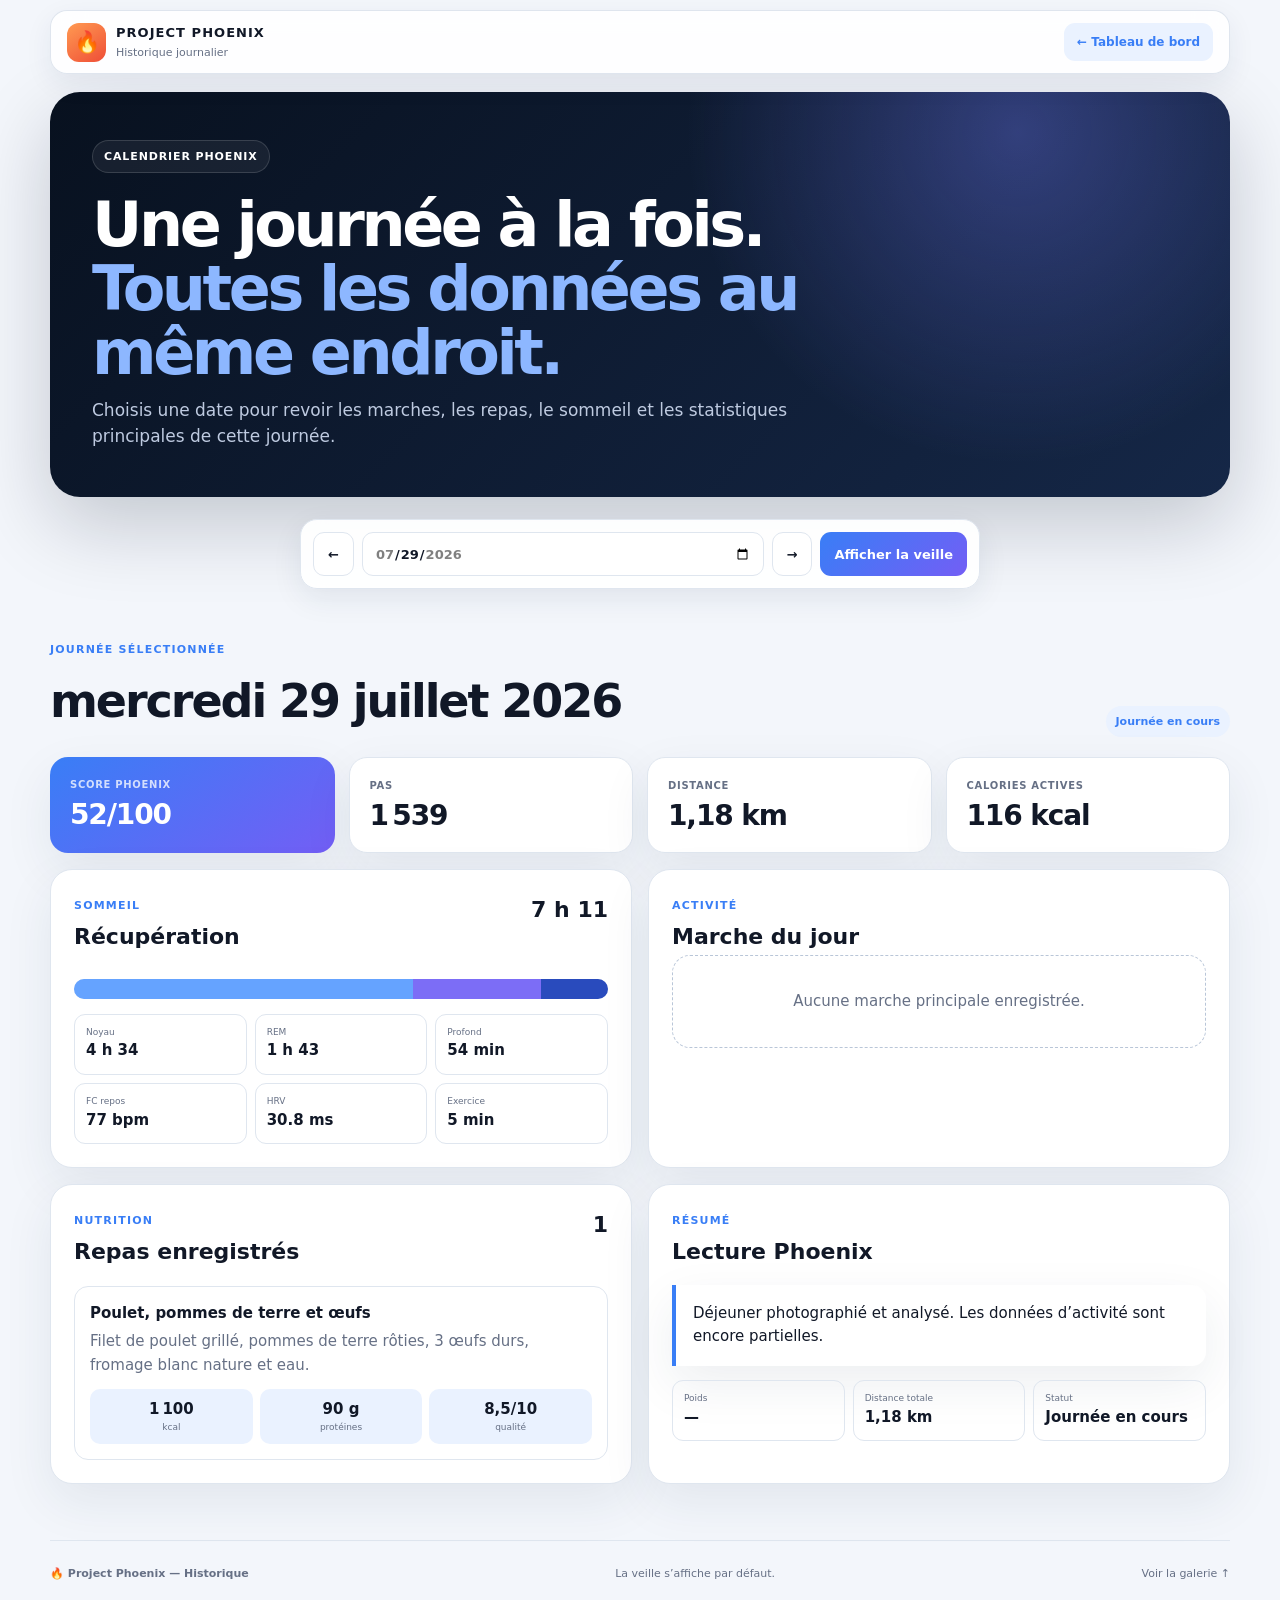
<file: historique.html>
<!doctype html>
<html lang="fr">
<head>
<meta charset="utf-8">
<meta name="viewport" content="width=device-width,initial-scale=1,viewport-fit=cover">
<meta name="theme-color" content="#08111f">
<title>Historique — Project Phoenix</title>
<style>
:root{--bg:#f3f6fb;--card:#fff;--ink:#111827;--muted:#667085;--line:#dfe6ef;--blue:#397ef6;--violet:#735ef5;--soft:#eaf2ff;--green:#17a673;--dark:#08111f;--shadow:0 18px 50px rgba(27,45,78,.08);--r:22px}*{box-sizing:border-box}html{scroll-behavior:smooth}body{margin:0;max-width:100%;overflow-x:hidden;background:var(--bg);color:var(--ink);font:15px/1.55 Inter,system-ui,-apple-system,"Segoe UI",sans-serif}a{text-decoration:none;color:inherit}.wrap{width:min(1180px,calc(100% - 28px));margin:auto}.nav{position:sticky;top:10px;z-index:20;margin-top:10px;min-height:64px;padding:10px 16px;display:flex;align-items:center;justify-content:space-between;gap:14px;background:rgba(255,255,255,.9);border:1px solid rgba(220,227,237,.9);border-radius:17px;backdrop-filter:blur(16px);box-shadow:0 9px 28px rgba(31,48,80,.07)}.brand{display:flex;align-items:center;gap:10px;min-width:0}.logo{width:39px;height:39px;flex:0 0 39px;border-radius:12px;display:grid;place-items:center;color:#fff;background:linear-gradient(145deg,#ff9a52,#ef4e36);font-size:21px}.brand b{display:block;font-size:13px;letter-spacing:.08em}.brand small{display:block;color:var(--muted);font-size:11px}.back{padding:10px 13px;border-radius:11px;background:var(--soft);color:var(--blue);font-size:12px;font-weight:800;white-space:nowrap}.hero{margin-top:18px;padding:48px 42px;border-radius:30px;color:#fff;background:radial-gradient(circle at 82% 10%,rgba(116,126,255,.34),transparent 32%),linear-gradient(135deg,#08111f,#152747);box-shadow:0 28px 80px rgba(7,15,34,.2)}.eyebrow{display:inline-flex;padding:7px 11px;border:1px solid rgba(255,255,255,.14);border-radius:999px;background:rgba(255,255,255,.06);font-size:11px;font-weight:800;letter-spacing:.08em;text-transform:uppercase}.hero h1{max-width:760px;margin:20px 0 12px;font-size:clamp(38px,6vw,62px);line-height:1.03;letter-spacing:-.055em}.hero h1 span{color:#8db7ff}.hero p{max-width:720px;margin:0;color:#becae0;font-size:17px}.picker{position:sticky;top:88px;z-index:10;margin:22px auto 0;padding:12px;display:grid;grid-template-columns:auto minmax(180px,1fr) auto auto;gap:8px;align-items:center;max-width:680px;border:1px solid var(--line);border-radius:17px;background:rgba(255,255,255,.94);backdrop-filter:blur(14px);box-shadow:0 10px 30px rgba(30,48,80,.08)}.picker button,.picker input{min-height:44px;border:1px solid var(--line);border-radius:11px;background:#fff;color:var(--ink);font:800 13px/1 Inter,system-ui}.picker button{padding:0 14px;cursor:pointer}.picker input{padding:0 12px;width:100%}.picker .today{background:linear-gradient(135deg,var(--blue),var(--violet));color:#fff;border:0}.date-title{padding-top:48px;display:flex;align-items:end;justify-content:space-between;gap:18px}.date-title h2{margin:5px 0 0;font-size:clamp(30px,5vw,46px);letter-spacing:-.045em}.kicker{color:var(--blue);font-size:11px;font-weight:850;letter-spacing:.11em;text-transform:uppercase}.status{padding:7px 10px;border-radius:999px;background:var(--soft);color:var(--blue);font-size:11px;font-weight:850}.summary{display:grid;grid-template-columns:repeat(4,minmax(0,1fr));gap:14px;margin-top:20px}.stat{min-width:0;padding:20px;border:1px solid var(--line);border-radius:18px;background:#fff;box-shadow:var(--shadow)}.stat.primary{color:#fff;border:0;background:linear-gradient(145deg,var(--blue),var(--violet))}.stat span{display:block;color:var(--muted);font-size:10px;font-weight:850;letter-spacing:.07em;text-transform:uppercase}.stat.primary span{color:rgba(255,255,255,.76)}.stat b{display:block;margin-top:8px;font-size:28px;line-height:1.1;letter-spacing:-.04em}.grid{display:grid;grid-template-columns:repeat(2,minmax(0,1fr));gap:16px;margin-top:16px}.card{min-width:0;padding:23px;border:1px solid var(--line);border-radius:var(--r);background:#fff;box-shadow:var(--shadow)}.head{display:flex;justify-content:space-between;align-items:flex-start;gap:14px}.head h3{margin:4px 0 0;font-size:22px}.head strong{font-size:22px}.bar{display:flex;height:20px;margin:24px 0 15px;border-radius:999px;overflow:hidden;background:var(--line)}.bar i{display:block;height:100%}.core{background:#65a3ff}.rem{background:#7c6df6}.deep{background:#294bbd}.mini{display:grid;grid-template-columns:repeat(3,minmax(0,1fr));gap:8px}.mini div{padding:11px;border:1px solid var(--line);border-radius:11px}.mini span,.meal-metrics span{display:block;color:var(--muted);font-size:9px}.mini b,.meal-metrics b{display:block}.walk-box{margin-top:18px;padding:17px;border-radius:15px;background:linear-gradient(145deg,#eaf2ff,#f7f9ff)}.walk-box h4{margin:0 0 6px;font-size:18px}.walk-box p{margin:0;color:var(--muted)}.walk-metrics{display:grid;grid-template-columns:repeat(2,minmax(0,1fr));gap:8px;margin-top:14px}.walk-metrics div{padding:10px;border-radius:10px;background:#fff;border:1px solid var(--line)}.meals{display:grid;gap:11px;margin-top:17px}.meal{padding:15px;border:1px solid var(--line);border-radius:14px}.meal h4{margin:0 0 5px}.meal p{margin:0;color:var(--muted)}.meal-metrics{display:grid;grid-template-columns:repeat(3,minmax(0,1fr));gap:7px;margin-top:12px}.meal-metrics div{padding:9px;border-radius:10px;background:var(--soft);text-align:center}.note{margin-top:16px;padding:17px;border-left:4px solid var(--blue);border-radius:0 14px 14px 0;background:#fff;box-shadow:var(--shadow)}.empty{padding:34px;text-align:center;color:var(--muted);border:1px dashed #b9c6d8;border-radius:18px;background:rgba(255,255,255,.55)}footer{display:flex;justify-content:space-between;gap:18px;margin-top:56px;padding:24px 0 34px;border-top:1px solid var(--line);color:var(--muted);font-size:11px}@media(max-width:860px){.summary{grid-template-columns:repeat(2,minmax(0,1fr))}.grid{grid-template-columns:minmax(0,1fr)}}@media(max-width:620px){.wrap{width:calc(100% - 18px)}.nav{top:8px}.brand small{display:none}.hero{padding:40px 20px 32px;border-radius:23px}.hero h1{font-size:clamp(34px,10.5vw,46px)}.hero p{font-size:16px}.picker{top:84px;grid-template-columns:44px minmax(0,1fr) 44px}.picker .today{grid-column:1/-1}.picker button{padding:0}.date-title{align-items:flex-start;flex-direction:column}.summary{grid-template-columns:minmax(0,1fr) minmax(0,1fr)}.stat{padding:16px}.stat b{font-size:23px}.mini,.meal-metrics{grid-template-columns:repeat(3,minmax(0,1fr))}footer{flex-direction:column;text-align:center}}
</style>
</head>
<body>
<header class="wrap nav"><a class="brand" href="index.html"><span class="logo">🔥</span><span><b>PROJECT PHOENIX</b><small>Historique journalier</small></span></a><a class="back" href="index.html">← Tableau de bord</a></header>
<main class="wrap">
<section class="hero"><span class="eyebrow">Calendrier Phoenix</span><h1>Une journée à la fois.<br><span>Toutes les données au même endroit.</span></h1><p>Choisis une date pour revoir les marches, les repas, le sommeil et les statistiques principales de cette journée.</p></section>
<div class="picker"><button id="prev" aria-label="Jour précédent">←</button><input id="datePicker" type="date"><button id="next" aria-label="Jour suivant">→</button><button id="yesterday" class="today">Afficher la veille</button></div>
<section id="content"></section>
<footer><b>🔥 Project Phoenix — Historique</b><span>La veille s’affiche par défaut.</span><a href="galerie.html">Voir la galerie ↑</a></footer>
</main>
<script src="history-data.js"></script>
<script>
const data=window.PHOENIX_HISTORY||{};const dates=Object.keys(data).sort();const picker=document.getElementById('datePicker');const content=document.getElementById('content');const nf0=new Intl.NumberFormat('fr-FR',{maximumFractionDigits:0});const nf1=new Intl.NumberFormat('fr-FR',{minimumFractionDigits:1,maximumFractionDigits:1});const nf2=new Intl.NumberFormat('fr-FR',{minimumFractionDigits:2,maximumFractionDigits:2});const df=new Intl.DateTimeFormat('fr-FR',{dateStyle:'full'});
function ymd(d){return d.toISOString().slice(0,10)}function duration(h){if(h==null)return '—';const m=Math.round(h*60),hh=Math.floor(m/60),mm=m%60;return hh?`${hh} h ${String(mm).padStart(2,'0')}`:`${mm} min`}function selectedDefault(){const y=new Date();y.setDate(y.getDate()-1);const key=ymd(y);if(data[key])return key;const eligible=dates.filter(d=>d<=key);return eligible.at(-1)||dates.at(-1)||key}function move(n){const d=new Date(picker.value+'T12:00:00');d.setDate(d.getDate()+n);picker.value=ymd(d);render(picker.value)}
function render(key){const d=data[key];const dateObj=new Date(key+'T12:00:00');if(!d){content.innerHTML=`<div class="date-title"><div><span class="kicker">${df.format(dateObj)}</span><h2>Aucune donnée disponible</h2></div></div><div class="empty">Cette journée n’a pas encore été ajoutée au suivi Phoenix.</div>`;return}const slept=(d.coreSleepHours||0)+(d.remSleepHours||0)+(d.deepSleepHours||0);const meals=(d.meals||[]).map(m=>`<article class="meal"><h4>${m.title}</h4><p>${m.description}</p><div class="meal-metrics"><div><b>${nf0.format(m.caloriesKcal)}</b><span>kcal</span></div><div><b>${nf0.format(m.proteinGrams)} g</b><span>protéines</span></div><div><b>${nf1.format(m.qualityScore)}/10</b><span>qualité</span></div></div></article>`).join('')||'<div class="empty">Aucun repas enregistré.</div>';const walk=d.walk?`<div class="walk-box"><h4>${d.walk.title}</h4><p>${d.walk.description}</p><div class="walk-metrics"><div><b>${nf1.format(d.walk.distanceKm)} km</b><span>Distance</span></div><div><b>${Math.floor(d.walk.durationMinutes/60)} h ${String(d.walk.durationMinutes%60).padStart(2,'0')}</b><span>Durée</span></div></div></div>`:'<div class="empty">Aucune marche principale enregistrée.</div>';content.innerHTML=`<div class="date-title"><div><span class="kicker">Journée sélectionnée</span><h2>${df.format(dateObj)}</h2></div><span class="status">${d.status}</span></div><div class="summary"><article class="stat primary"><span>Score Phoenix</span><b>${d.score}/100</b></article><article class="stat"><span>Pas</span><b>${nf0.format(d.steps)}</b></article><article class="stat"><span>Distance</span><b>${nf2.format(d.distanceKm)} km</b></article><article class="stat"><span>Calories actives</span><b>${nf0.format(d.activeCaloriesKcal)} kcal</b></article></div><div class="grid"><article class="card"><div class="head"><div><span class="kicker">Sommeil</span><h3>Récupération</h3></div><strong>${duration(d.sleepHours)}</strong></div><div class="bar"><i class="core" style="width:${slept?d.coreSleepHours/slept*100:0}%"></i><i class="rem" style="width:${slept?d.remSleepHours/slept*100:0}%"></i><i class="deep" style="width:${slept?d.deepSleepHours/slept*100:0}%"></i></div><div class="mini"><div><span>Noyau</span><b>${duration(d.coreSleepHours)}</b></div><div><span>REM</span><b>${duration(d.remSleepHours)}</b></div><div><span>Profond</span><b>${duration(d.deepSleepHours)}</b></div></div><div class="mini" style="margin-top:8px"><div><span>FC repos</span><b>${d.restingHeartRateBpm??'—'} bpm</b></div><div><span>HRV</span><b>${d.hrvMs??'—'} ms</b></div><div><span>Exercice</span><b>${nf0.format(d.exerciseMinutes)} min</b></div></div></article><article class="card"><div class="head"><div><span class="kicker">Activité</span><h3>Marche du jour</h3></div></div>${walk}</article><article class="card"><div class="head"><div><span class="kicker">Nutrition</span><h3>Repas enregistrés</h3></div><strong>${d.meals?.length||0}</strong></div><div class="meals">${meals}</div></article><article class="card"><div class="head"><div><span class="kicker">Résumé</span><h3>Lecture Phoenix</h3></div></div><div class="note">${d.note||'Aucune note enregistrée.'}</div><div class="mini" style="margin-top:14px"><div><span>Poids</span><b>${d.weightKg?nf1.format(d.weightKg)+' kg':'—'}</b></div><div><span>Distance totale</span><b>${nf2.format(d.distanceKm)} km</b></div><div><span>Statut</span><b>${d.status}</b></div></div></article></div>`}
picker.min=dates[0]||'';picker.max=dates.at(-1)||'';picker.value=selectedDefault();picker.addEventListener('change',()=>render(picker.value));document.getElementById('prev').addEventListener('click',()=>move(-1));document.getElementById('next').addEventListener('click',()=>move(1));document.getElementById('yesterday').addEventListener('click',()=>{picker.value=selectedDefault();render(picker.value)});render(picker.value);
</script>
</body>
</html>
</file>
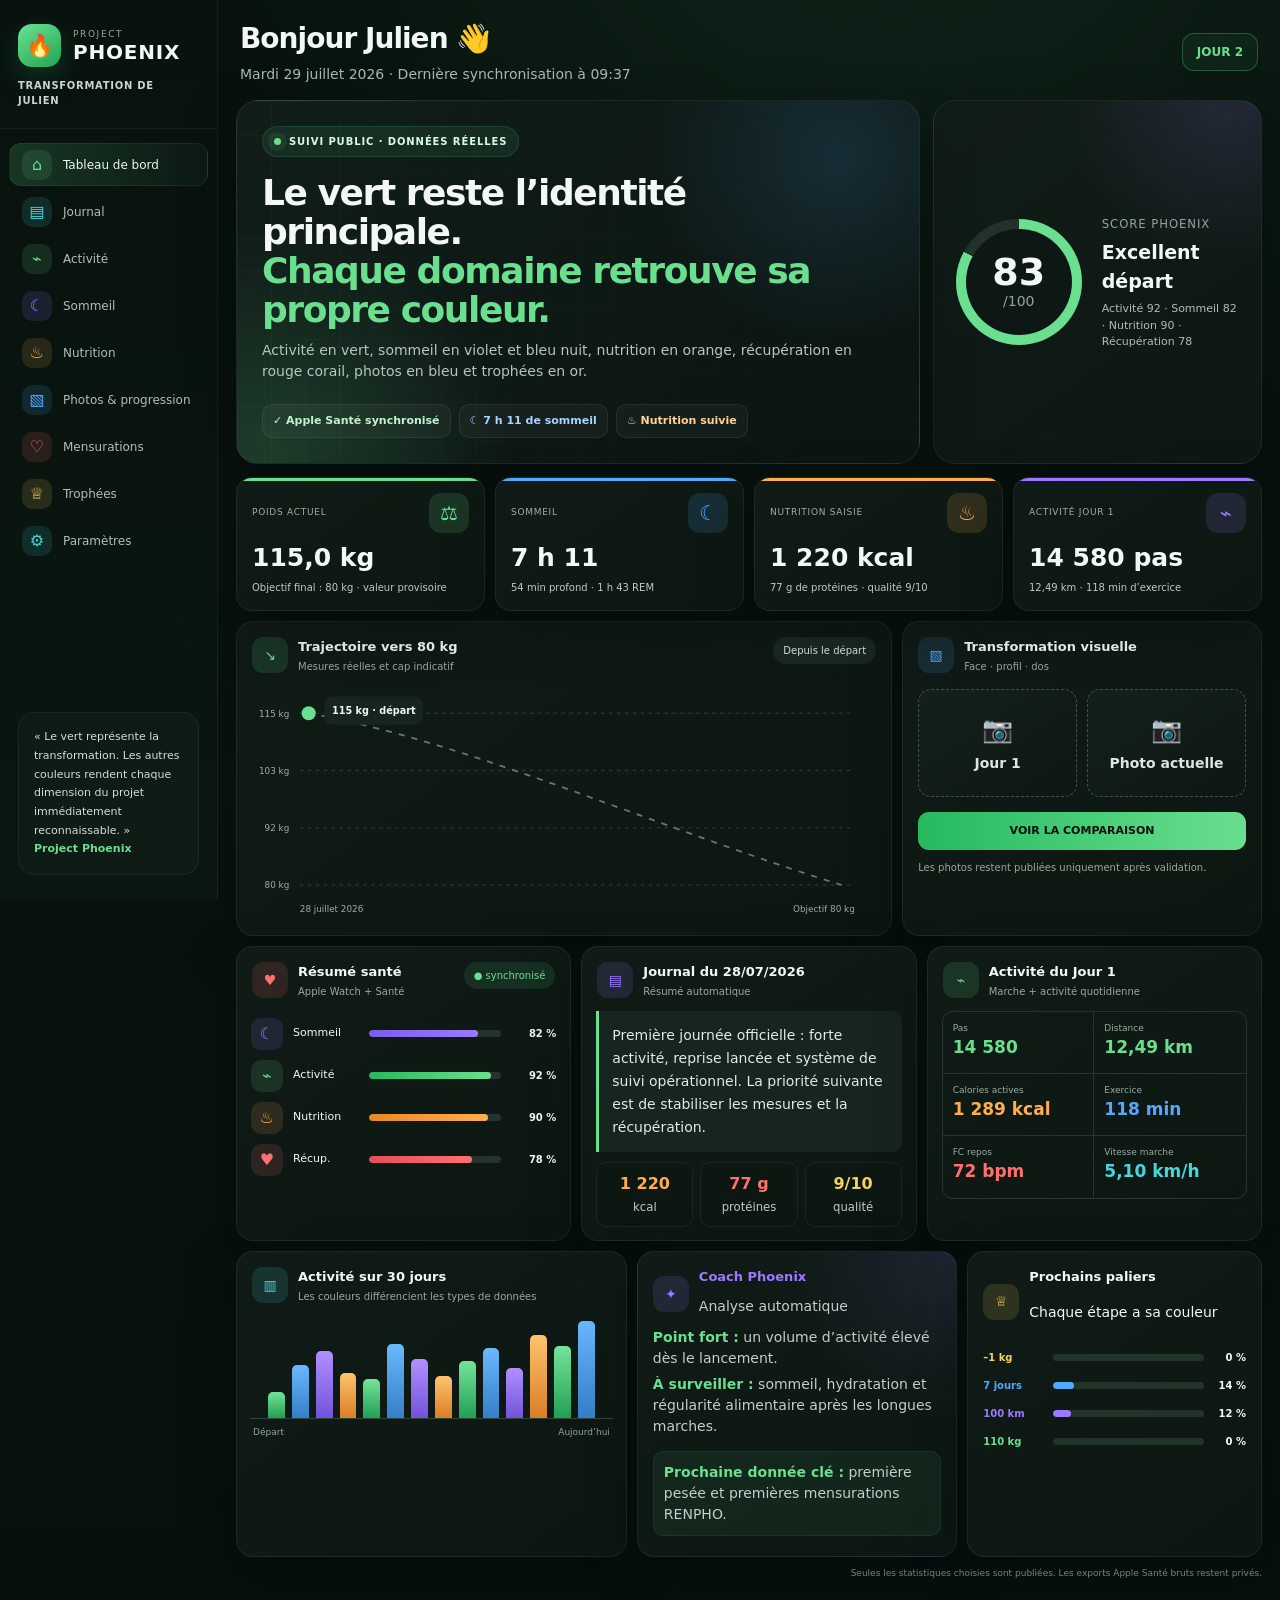
<file: v2.html>
<!doctype html>
<html lang="fr">
<head>
<meta charset="utf-8">
<meta name="viewport" content="width=device-width,initial-scale=1,viewport-fit=cover">
<meta name="theme-color" content="#07110d">
<meta name="description" content="Project Phoenix — tableau de bord public de la transformation de Julien.">
<meta property="og:title" content="Project Phoenix — Transformation de Julien">
<meta property="og:description" content="Poids, activité, sommeil, nutrition, photos et progression.">
<meta property="og:type" content="website">
<title>Project Phoenix — Julien</title>
<style>
:root{
 --bg:#07100d;--side:#09140f;--panel:#101b17;--panel2:#14221d;--panel3:#0d1713;
 --line:#26372f;--text:#f3f8f5;--muted:#91a69a;--green:#69df8f;--green2:#25b960;
 --blue:#53a8ff;--purple:#9b7aff;--orange:#ffae4d;--coral:#ff6f70;--gold:#f5d45c;--cyan:#45d7dc;
 --radius:17px;--shadow:0 18px 55px rgba(0,0,0,.28)
}
*{box-sizing:border-box}html{scroll-behavior:smooth}body{margin:0;background:radial-gradient(circle at 70% -15%,rgba(66,158,101,.16),transparent 38%),linear-gradient(180deg,#06100c,#08130f 48%,#07100d);color:var(--text);font:14px/1.5 Inter,ui-sans-serif,system-ui,-apple-system,"Segoe UI",sans-serif}a{color:inherit;text-decoration:none}.app{min-height:100vh;display:grid;grid-template-columns:218px minmax(0,1fr)}
.sidebar{position:sticky;top:0;height:100vh;display:flex;flex-direction:column;border-right:1px solid rgba(255,255,255,.06);background:linear-gradient(180deg,#08120e,#0a1711);overflow:hidden}.brand{padding:24px 18px 20px;border-bottom:1px solid rgba(255,255,255,.06)}.brandrow{display:flex;align-items:center;gap:12px}.brandmark{width:43px;height:43px;display:grid;place-items:center;border-radius:14px;background:linear-gradient(145deg,#6ce293,#1fa453);box-shadow:0 10px 28px rgba(37,185,96,.22);font-size:22px}.brand small{display:block;color:#93aa9d;font-size:9px;letter-spacing:.18em}.brand strong{display:block;font-size:20px;line-height:1.05;letter-spacing:.04em}.brand p{margin:11px 0 0;color:#c8d6ce;font-size:10px;font-weight:700;letter-spacing:.07em}.menu{padding:14px 9px;display:grid;gap:4px}.menu a{display:flex;align-items:center;gap:11px;min-height:43px;padding:0 12px;border-radius:12px;color:#aebfb6;font-size:12px;border:1px solid transparent}.menu a:hover,.menu a.active{color:#eaf8ef;background:linear-gradient(90deg,rgba(105,223,143,.17),rgba(105,223,143,.04));border-color:rgba(105,223,143,.09)}.ico{width:30px;height:30px;display:grid;place-items:center;border-radius:10px;font-size:16px}.ig{color:var(--green);background:rgba(105,223,143,.13)}.ib{color:var(--blue);background:rgba(83,168,255,.13)}.ip{color:var(--purple);background:rgba(155,122,255,.13)}.io{color:var(--orange);background:rgba(255,174,77,.13)}.ir{color:var(--coral);background:rgba(255,111,112,.13)}.iy{color:var(--gold);background:rgba(245,212,92,.13)}.ic{color:var(--cyan);background:rgba(69,215,220,.13)}.quote{margin:auto 18px 25px;padding:15px;border-radius:16px;color:#d2dfd7;font-size:11px;line-height:1.7;background:rgba(255,255,255,.025);border:1px solid rgba(255,255,255,.05)}.quote b{color:var(--green)}
.content{min-width:0;padding:18px 18px 32px}.top{display:flex;align-items:center;justify-content:space-between;gap:18px;margin:0 4px 15px}.top h1{margin:0;font-size:28px;letter-spacing:-.035em}.top p{margin:4px 0 0;color:#a9bbb1}.day{padding:9px 14px;border:1px solid rgba(105,223,143,.28);border-radius:12px;color:var(--green);background:rgba(105,223,143,.05);font-size:12px;font-weight:900}.hero{display:grid;grid-template-columns:minmax(0,1.35fr) minmax(280px,.65fr);gap:13px;margin-bottom:13px}.heroMain,.scoreCard,.card,.kpi{border:1px solid rgba(255,255,255,.065);background:linear-gradient(145deg,var(--panel),#0c1712);box-shadow:var(--shadow)}.heroMain{position:relative;overflow:hidden;min-height:235px;padding:25px;border-radius:22px;background:radial-gradient(circle at 88% 15%,rgba(83,168,255,.14),transparent 28%),radial-gradient(circle at 5% 100%,rgba(105,223,143,.18),transparent 32%),linear-gradient(135deg,#101d18,#0b1512)}.heroMain:after{content:"";position:absolute;inset:0;background-image:linear-gradient(rgba(255,255,255,.022) 1px,transparent 1px),linear-gradient(90deg,rgba(255,255,255,.022) 1px,transparent 1px);background-size:34px 34px;mask-image:linear-gradient(90deg,#000,transparent)}.heroMain>*{position:relative;z-index:1}.eyebrow{display:inline-flex;align-items:center;gap:8px;padding:7px 11px;border-radius:999px;color:#d8fae4;background:rgba(105,223,143,.09);border:1px solid rgba(105,223,143,.13);font-size:10px;font-weight:900;letter-spacing:.09em}.pulse{width:7px;height:7px;border-radius:50%;background:var(--green);box-shadow:0 0 0 6px rgba(105,223,143,.09)}.heroMain h2{max-width:740px;margin:17px 0 10px;font-size:36px;line-height:1.08;letter-spacing:-.04em}.heroMain h2 span{color:var(--green)}.heroMain p{max-width:720px;margin:0;color:#b6c6bd}.herobadges{display:flex;flex-wrap:wrap;gap:8px;margin-top:22px}.chip{padding:8px 10px;border-radius:10px;font-size:11px;font-weight:800;border:1px solid rgba(255,255,255,.07);background:rgba(255,255,255,.035)}.chip.green{color:#bff4cf}.chip.blue{color:#a8d4ff}.chip.orange{color:#ffd099}.scoreCard{border-radius:22px;padding:22px;display:flex;align-items:center;gap:20px;background:radial-gradient(circle at 90% 0,rgba(155,122,255,.14),transparent 35%),linear-gradient(145deg,#111d18,#0d1713)}.ring{width:126px;height:126px;flex:0 0 126px;border-radius:50%;display:grid;place-items:center;background:conic-gradient(var(--green) 83%,#22322a 0);position:relative}.ring:before{content:"";position:absolute;inset:10px;border-radius:50%;background:#0d1713}.ring div{position:relative;text-align:center}.ring strong{display:block;font-size:38px;line-height:1}.ring span{color:#8fa499}.scoreCard small{color:#91a69a;text-transform:uppercase;letter-spacing:.08em}.scoreCard h3{margin:4px 0 6px;font-size:19px}.scoreCard p{margin:0;color:#aebfb6;font-size:11px}
.kpis{display:grid;grid-template-columns:repeat(4,minmax(0,1fr));gap:10px;margin-bottom:10px}.kpi{min-height:115px;padding:15px;border-radius:16px;position:relative;overflow:hidden}.kpi:after{content:"";position:absolute;left:0;right:0;top:0;height:3px;background:var(--accent,var(--green))}.kpiTop{display:flex;align-items:center;justify-content:space-between}.kpiIcon{width:40px;height:40px;display:grid;place-items:center;border-radius:12px;color:var(--accent);background:color-mix(in srgb,var(--accent) 14%,transparent);font-size:20px}.kpi label{color:#9fb0a7;font-size:9px;text-transform:uppercase;letter-spacing:.08em}.kpi strong{display:block;margin-top:12px;font-size:25px;line-height:1}.kpi p{margin:10px 0 0;color:#bccbc3;font-size:10px}.greenK{--accent:var(--green)}.blueK{--accent:var(--blue)}.orangeK{--accent:var(--orange)}.purpleK{--accent:var(--purple)}
.layoutA{display:grid;grid-template-columns:1.55fr .85fr;gap:10px;margin-bottom:10px}.card{border-radius:var(--radius)}.cardHead{display:flex;align-items:flex-start;justify-content:space-between;gap:12px;padding:15px 15px 0}.titleline{display:flex;align-items:center;gap:10px}.titleIcon{width:36px;height:36px;display:grid;place-items:center;border-radius:11px}.titleIcon.g{color:var(--green);background:rgba(105,223,143,.13)}.titleIcon.b{color:var(--blue);background:rgba(83,168,255,.13)}.titleIcon.p{color:var(--purple);background:rgba(155,122,255,.13)}.titleIcon.o{color:var(--orange);background:rgba(255,174,77,.13)}.titleIcon.r{color:var(--coral);background:rgba(255,111,112,.13)}.titleIcon.y{color:var(--gold);background:rgba(245,212,92,.13)}.cardHead h2,.cardHead h3{margin:0;font-size:13px}.cardHead p{margin:2px 0 0;color:#97a99f;font-size:10px}.select,.sync{padding:6px 10px;border-radius:999px;background:#1a2922;color:#dce9e1;font-size:10px}.sync{color:var(--green);background:rgba(105,223,143,.11)}.chart{padding:4px 10px 11px}.chart svg{display:block;width:100%;height:auto}.grid{stroke:#33453c;stroke-width:1;stroke-dasharray:4 5}.axis{fill:#9eb0a6;font-size:10px}.weightLine{fill:none;stroke:var(--green);stroke-width:4;stroke-linecap:round}.targetLine{fill:none;stroke:#65786d;stroke-width:2;stroke-dasharray:7 8}.transform{padding-bottom:14px}.photoCompare{display:grid;grid-template-columns:1fr 1fr;gap:10px;padding:15px}.photoBox{height:108px;display:grid;place-items:center;text-align:center;border:1px dashed #40534a;border-radius:13px;color:#dce7e1;background:linear-gradient(145deg,#14211b,#0d1713)}.photoBox span{display:block;font-size:25px;color:#72887d}.photoBox b{display:block;margin-top:4px;font-weight:600}.compareBtn{display:block;margin:0 15px;padding:11px;border-radius:11px;text-align:center;color:#06110a;background:linear-gradient(90deg,var(--green2),var(--green));font-weight:900;font-size:11px}.transform>p{margin:10px 15px 0;color:#97a99f;font-size:10px}
.middle{display:grid;grid-template-columns:1fr 1fr 1fr;gap:10px;margin-bottom:10px}.health,.journal,.activityCard{padding-bottom:13px}.healthRows{padding:9px 14px 0}.healthRow{display:grid;grid-template-columns:34px 68px 1fr 47px;gap:8px;align-items:center;margin:10px 0}.healthRow .miniIcon{width:32px;height:32px;display:grid;place-items:center;border-radius:10px;font-size:16px}.healthRow .bar{height:7px;border-radius:99px;background:#24332b;overflow:hidden}.healthRow .bar i{display:block;height:100%;border-radius:99px}.purple{background:linear-gradient(90deg,#7c5de8,var(--purple))}.greenbar{background:linear-gradient(90deg,#27b861,var(--green))}.orangebar{background:linear-gradient(90deg,#e88826,var(--orange))}.coralbar{background:linear-gradient(90deg,#e84d5d,var(--coral))}.healthRow strong{font-size:10px;text-align:right}.healthRow label{font-size:11px}.journalBox{margin:12px 14px 10px;padding:13px;border-left:3px solid var(--green);border-radius:0 10px 10px 0;background:#17251f;color:#e1ebe5;line-height:1.65}.journalStats{display:grid;grid-template-columns:repeat(3,1fr);gap:7px;padding:0 14px}.journalStats div{padding:9px 4px;text-align:center;border:1px solid rgba(255,255,255,.06);border-radius:10px;background:#0c1712}.journalStats b{display:block;font-size:16px}.journalStats div:nth-child(1) b{color:var(--orange)}.journalStats div:nth-child(2) b{color:var(--coral)}.journalStats div:nth-child(3) b{color:var(--gold)}.journalStats small{color:#becbc4}.activityGrid{display:grid;grid-template-columns:repeat(2,1fr);margin:12px 14px 0;border:1px solid #23372d;border-radius:11px;overflow:hidden}.activityGrid div{min-height:62px;padding:10px;border-right:1px solid #23372d;border-bottom:1px solid #23372d}.activityGrid div:nth-child(2n){border-right:0}.activityGrid div:nth-last-child(-n+2){border-bottom:0}.activityGrid span{display:block;color:#99aba1;font-size:9px}.activityGrid b{font-size:17px}.activityGrid div:nth-child(1) b,.activityGrid div:nth-child(2) b{color:var(--green)}.activityGrid div:nth-child(3) b{color:var(--orange)}.activityGrid div:nth-child(4) b{color:var(--blue)}.activityGrid div:nth-child(5) b{color:var(--coral)}.activityGrid div:nth-child(6) b{color:var(--cyan)}
.bottom{display:grid;grid-template-columns:1.22fr 1fr .92fr;gap:10px}.month{padding-bottom:11px}.bars{height:115px;display:flex;align-items:end;gap:7px;padding:13px 18px 0;border-bottom:1px solid #30443a;margin:0 13px}.bars i{flex:1;min-width:4px;border-radius:5px 5px 0 0;background:linear-gradient(#75e49a,#229f54)}.bars i:nth-child(4n+2){background:linear-gradient(#6bb8ff,#347fc8)}.bars i:nth-child(4n+3){background:linear-gradient(#b090ff,#7153d9)}.bars i:nth-child(4n){background:linear-gradient(#ffc36f,#d97e24)}.xlabels{display:flex;justify-content:space-between;padding:7px 16px 0;color:#93a69b;font-size:9px}.coach{padding:15px;color:#c1d0c8;background:radial-gradient(circle at 100% 0,rgba(155,122,255,.12),transparent 38%),linear-gradient(145deg,var(--panel),#0c1712)}.coach h3{margin:0 0 9px;color:var(--purple);font-size:13px}.coach p{margin:5px 0}.coach strong{color:var(--green)}.focus{margin-top:14px!important;padding:10px;border-radius:10px;background:rgba(105,223,143,.07);border:1px solid rgba(105,223,143,.09)}.steps{padding:15px}.steps h3{margin:0 0 15px;font-size:13px}.step{display:grid;grid-template-columns:62px 1fr 34px;gap:8px;align-items:center;margin:13px 0;font-size:10px}.step>span{font-weight:700}.step:nth-child(2)>span{color:var(--gold)}.step:nth-child(3)>span{color:var(--blue)}.step:nth-child(4)>span{color:var(--purple)}.step:nth-child(5)>span{color:var(--green)}.track{height:7px;border-radius:99px;background:#22332a;overflow:hidden}.track i{display:block;height:100%;border-radius:99px}.step:nth-child(2) i{background:var(--gold)}.step:nth-child(3) i{background:var(--blue)}.step:nth-child(4) i{background:var(--purple)}.step:nth-child(5) i{background:var(--green)}.step b{text-align:right}.privacy{margin-top:10px;color:#70867a;text-align:right;font-size:9px}.mobileNav{display:none}
@media(max-width:1180px){.app{grid-template-columns:78px minmax(0,1fr)}.brand{padding:18px 8px}.brandrow{justify-content:center}.brand .words,.brand p,.menu .txt,.quote{display:none}.menu a{justify-content:center;padding:0}.hero{grid-template-columns:1fr}.kpis{grid-template-columns:repeat(2,1fr)}.middle{grid-template-columns:1fr 1fr}.activityCard{grid-column:1/-1}.bottom{grid-template-columns:1fr 1fr}.steps{grid-column:1/-1}}
@media(max-width:820px){body{padding-bottom:70px}.app{display:block}.sidebar{display:none}.content{padding:10px}.layoutA,.middle,.bottom{grid-template-columns:1fr}.activityCard,.steps{grid-column:auto}.mobileNav{position:fixed;z-index:50;display:grid;grid-template-columns:repeat(4,1fr);left:8px;right:8px;bottom:8px;height:60px;padding:5px;border:1px solid rgba(255,255,255,.08);border-radius:16px;background:rgba(9,20,15,.96);backdrop-filter:blur(15px);box-shadow:0 15px 40px rgba(0,0,0,.5)}.mobileNav a{display:grid;place-items:center;color:#9db0a5;font-size:9px}.mobileNav b{display:block;font-size:17px;line-height:1}.mobileNav a:first-child{color:var(--green)}.privacy{text-align:center}}
@media(max-width:560px){.content{padding:7px}.top{align-items:center;margin:7px 5px 12px}.top h1{font-size:21px}.top p{font-size:10px}.day{padding:6px 9px}.heroMain{padding:18px}.heroMain h2{font-size:28px}.scoreCard{padding:17px}.ring{width:102px;height:102px;flex-basis:102px}.ring strong{font-size:31px}.kpis{grid-template-columns:1fr 1fr;gap:7px}.kpi{min-height:102px;padding:12px}.kpi strong{font-size:20px}.chart{overflow:hidden}.chart svg{width:122%;max-width:none;transform:translateX(-8%)}.middle,.bottom{gap:7px}.healthRow{grid-template-columns:30px 61px 1fr 40px}.journalBox{font-size:12px}.activityGrid b{font-size:15px}.bars{gap:4px}}
</style>
</head>
<body>
<div class="app">
<aside class="sidebar">
 <div class="brand"><div class="brandrow"><span class="brandmark">🔥</span><span class="words"><small>PROJECT</small><strong>PHOENIX</strong></span></div><p>TRANSFORMATION DE JULIEN</p></div>
 <nav class="menu">
  <a class="active" href="#dashboard"><span class="ico ig">⌂</span><span class="txt">Tableau de bord</span></a>
  <a href="#journal"><span class="ico ic">▤</span><span class="txt">Journal</span></a>
  <a href="#activite"><span class="ico ig">⌁</span><span class="txt">Activité</span></a>
  <a href="#sante"><span class="ico ip">☾</span><span class="txt">Sommeil</span></a>
  <a href="#nutrition"><span class="ico io">♨</span><span class="txt">Nutrition</span></a>
  <a href="#photos"><span class="ico ib">▧</span><span class="txt">Photos & progression</span></a>
  <a href="#mesures"><span class="ico ir">♡</span><span class="txt">Mensurations</span></a>
  <a href="#trophees"><span class="ico iy">♕</span><span class="txt">Trophées</span></a>
  <a href="#parametres"><span class="ico ic">⚙</span><span class="txt">Paramètres</span></a>
 </nav>
 <div class="quote">« Le vert représente la transformation. Les autres couleurs rendent chaque dimension du projet immédiatement reconnaissable. »<br><b>Project Phoenix</b></div>
</aside>
<main class="content" id="dashboard">
 <header class="top"><div><h1>Bonjour Julien 👋</h1><p>Mardi 29 juillet 2026 · Dernière synchronisation à 09:37</p></div><span class="day">JOUR 2</span></header>
 <section class="hero">
  <article class="heroMain"><span class="eyebrow"><i class="pulse"></i> SUIVI PUBLIC · DONNÉES RÉELLES</span><h2>Le vert reste l’identité principale.<br><span>Chaque domaine retrouve sa propre couleur.</span></h2><p>Activité en vert, sommeil en violet et bleu nuit, nutrition en orange, récupération en rouge corail, photos en bleu et trophées en or.</p><div class="herobadges"><span class="chip green">✓ Apple Santé synchronisé</span><span class="chip blue">☾ 7 h 11 de sommeil</span><span class="chip orange">♨ Nutrition suivie</span></div></article>
  <article class="scoreCard"><div class="ring"><div><strong>83</strong><span>/100</span></div></div><div><small>Score Phoenix</small><h3>Excellent départ</h3><p>Activité 92 · Sommeil 82 · Nutrition 90 · Récupération 78</p></div></article>
 </section>
 <section class="kpis">
  <article class="kpi greenK"><div class="kpiTop"><label>Poids actuel</label><span class="kpiIcon">⚖</span></div><strong>115,0 kg</strong><p>Objectif final : 80 kg · valeur provisoire</p></article>
  <article class="kpi blueK"><div class="kpiTop"><label>Sommeil</label><span class="kpiIcon">☾</span></div><strong>7 h 11</strong><p>54 min profond · 1 h 43 REM</p></article>
  <article class="kpi orangeK"><div class="kpiTop"><label>Nutrition saisie</label><span class="kpiIcon">♨</span></div><strong>1 220 kcal</strong><p>77 g de protéines · qualité 9/10</p></article>
  <article class="kpi purpleK"><div class="kpiTop"><label>Activité Jour 1</label><span class="kpiIcon">⌁</span></div><strong>14 580 pas</strong><p>12,49 km · 118 min d’exercice</p></article>
 </section>
 <section class="layoutA">
  <article class="card"><div class="cardHead"><div class="titleline"><span class="titleIcon g">↘</span><div><h2>Trajectoire vers 80 kg</h2><p>Mesures réelles et cap indicatif</p></div></div><span class="select">Depuis le départ</span></div><div class="chart"><svg viewBox="0 0 720 280" role="img" aria-label="Trajectoire du poids vers 80 kg"><defs><linearGradient id="area" x1="0" y1="0" x2="0" y2="1"><stop offset="0" stop-color="#69df8f" stop-opacity=".22"/><stop offset="1" stop-color="#69df8f" stop-opacity="0"/></linearGradient></defs><g class="grid"><line x1="60" y1="40" x2="690" y2="40"/><line x1="60" y1="105" x2="690" y2="105"/><line x1="60" y1="170" x2="690" y2="170"/><line x1="60" y1="235" x2="690" y2="235"/></g><text class="axis" x="48" y="44" text-anchor="end">115 kg</text><text class="axis" x="48" y="109" text-anchor="end">103 kg</text><text class="axis" x="48" y="174" text-anchor="end">92 kg</text><text class="axis" x="48" y="239" text-anchor="end">80 kg</text><path class="targetLine" d="M70 40 C250 72 465 170 675 235"/><path d="M70 40 L70 235 L70 40 Z" fill="url(#area)"/><path class="weightLine" d="M70 40"/><circle cx="70" cy="40" r="8" fill="#69df8f"/><rect x="88" y="21" width="112" height="32" rx="9" fill="#16251e"/><text x="144" y="41" text-anchor="middle" fill="#eff7f3" font-size="11" font-weight="800">115 kg · départ</text><text class="axis" x="60" y="266">28 juillet 2026</text><text class="axis" x="690" y="266" text-anchor="end">Objectif 80 kg</text></svg></div></article>
  <article class="card transform" id="photos"><div class="cardHead"><div class="titleline"><span class="titleIcon b">▧</span><div><h3>Transformation visuelle</h3><p>Face · profil · dos</p></div></div></div><div class="photoCompare"><div class="photoBox"><div><span>📷</span><b>Jour 1</b></div></div><div class="photoBox"><div><span>📷</span><b>Photo actuelle</b></div></div></div><a class="compareBtn" href="#photos">VOIR LA COMPARAISON</a><p>Les photos restent publiées uniquement après validation.</p></article>
 </section>
 <section class="middle">
  <article class="card health" id="sante"><div class="cardHead"><div class="titleline"><span class="titleIcon r">♥</span><div><h3>Résumé santé</h3><p>Apple Watch + Santé</p></div></div><span class="sync">● synchronisé</span></div><div class="healthRows"><div class="healthRow"><span class="miniIcon ip">☾</span><label>Sommeil</label><div class="bar"><i class="purple" style="width:82%"></i></div><strong>82 %</strong></div><div class="healthRow"><span class="miniIcon ig">⌁</span><label>Activité</label><div class="bar"><i class="greenbar" style="width:92%"></i></div><strong>92 %</strong></div><div class="healthRow"><span class="miniIcon io">♨</span><label>Nutrition</label><div class="bar"><i class="orangebar" style="width:90%"></i></div><strong>90 %</strong></div><div class="healthRow"><span class="miniIcon ir">♥</span><label>Récup.</label><div class="bar"><i class="coralbar" style="width:78%"></i></div><strong>78 %</strong></div></div></article>
  <article class="card journal" id="journal"><div class="cardHead"><div class="titleline"><span class="titleIcon p">▤</span><div><h3>Journal du 28/07/2026</h3><p>Résumé automatique</p></div></div></div><div class="journalBox">Première journée officielle : forte activité, reprise lancée et système de suivi opérationnel. La priorité suivante est de stabiliser les mesures et la récupération.</div><div class="journalStats"><div><b>1 220</b><small>kcal</small></div><div><b>77 g</b><small>protéines</small></div><div><b>9/10</b><small>qualité</small></div></div></article>
  <article class="card activityCard" id="activite"><div class="cardHead"><div class="titleline"><span class="titleIcon g">⌁</span><div><h3>Activité du Jour 1</h3><p>Marche + activité quotidienne</p></div></div></div><div class="activityGrid"><div><span>Pas</span><b>14 580</b></div><div><span>Distance</span><b>12,49 km</b></div><div><span>Calories actives</span><b>1 289 kcal</b></div><div><span>Exercice</span><b>118 min</b></div><div><span>FC repos</span><b>72 bpm</b></div><div><span>Vitesse marche</span><b>5,10 km/h</b></div></div></article>
 </section>
 <section class="bottom">
  <article class="card month"><div class="cardHead"><div class="titleline"><span class="titleIcon ic">▥</span><div><h3>Activité sur 30 jours</h3><p>Les couleurs différencient les types de données</p></div></div></div><div class="bars"><i style="height:25%"></i><i style="height:52%"></i><i style="height:66%"></i><i style="height:44%"></i><i style="height:38%"></i><i style="height:73%"></i><i style="height:58%"></i><i style="height:41%"></i><i style="height:56%"></i><i style="height:69%"></i><i style="height:49%"></i><i style="height:82%"></i><i style="height:71%"></i><i style="height:96%"></i></div><div class="xlabels"><span>Départ</span><span>Aujourd’hui</span></div></article>
  <article class="card coach"><div class="titleline"><span class="titleIcon p">✦</span><div><h3>Coach Phoenix</h3><p>Analyse automatique</p></div></div><p><strong>Point fort :</strong> un volume d’activité élevé dès le lancement.</p><p><strong>À surveiller :</strong> sommeil, hydratation et régularité alimentaire après les longues marches.</p><p class="focus"><strong>Prochaine donnée clé :</strong> première pesée et premières mensurations RENPHO.</p></article>
  <article class="card steps" id="trophees"><div class="titleline"><span class="titleIcon y">♕</span><div><h3>Prochains paliers</h3><p>Chaque étape a sa couleur</p></div></div><div class="step"><span>–1 kg</span><div class="track"><i style="width:0"></i></div><b>0 %</b></div><div class="step"><span>7 jours</span><div class="track"><i style="width:14%"></i></div><b>14 %</b></div><div class="step"><span>100 km</span><div class="track"><i style="width:12%"></i></div><b>12 %</b></div><div class="step"><span>110 kg</span><div class="track"><i style="width:0"></i></div><b>0 %</b></div></article>
 </section>
 <div class="privacy">Seules les statistiques choisies sont publiées. Les exports Apple Santé bruts restent privés.</div>
</main>
</div>
<nav class="mobileNav"><a href="#dashboard"><b>⌂</b>Accueil</a><a href="#activite"><b>⌁</b>Activité</a><a href="#sante"><b>☾</b>Sommeil</a><a href="#journal"><b>▤</b>Journal</a></nav>
</body>
</html>
</file>
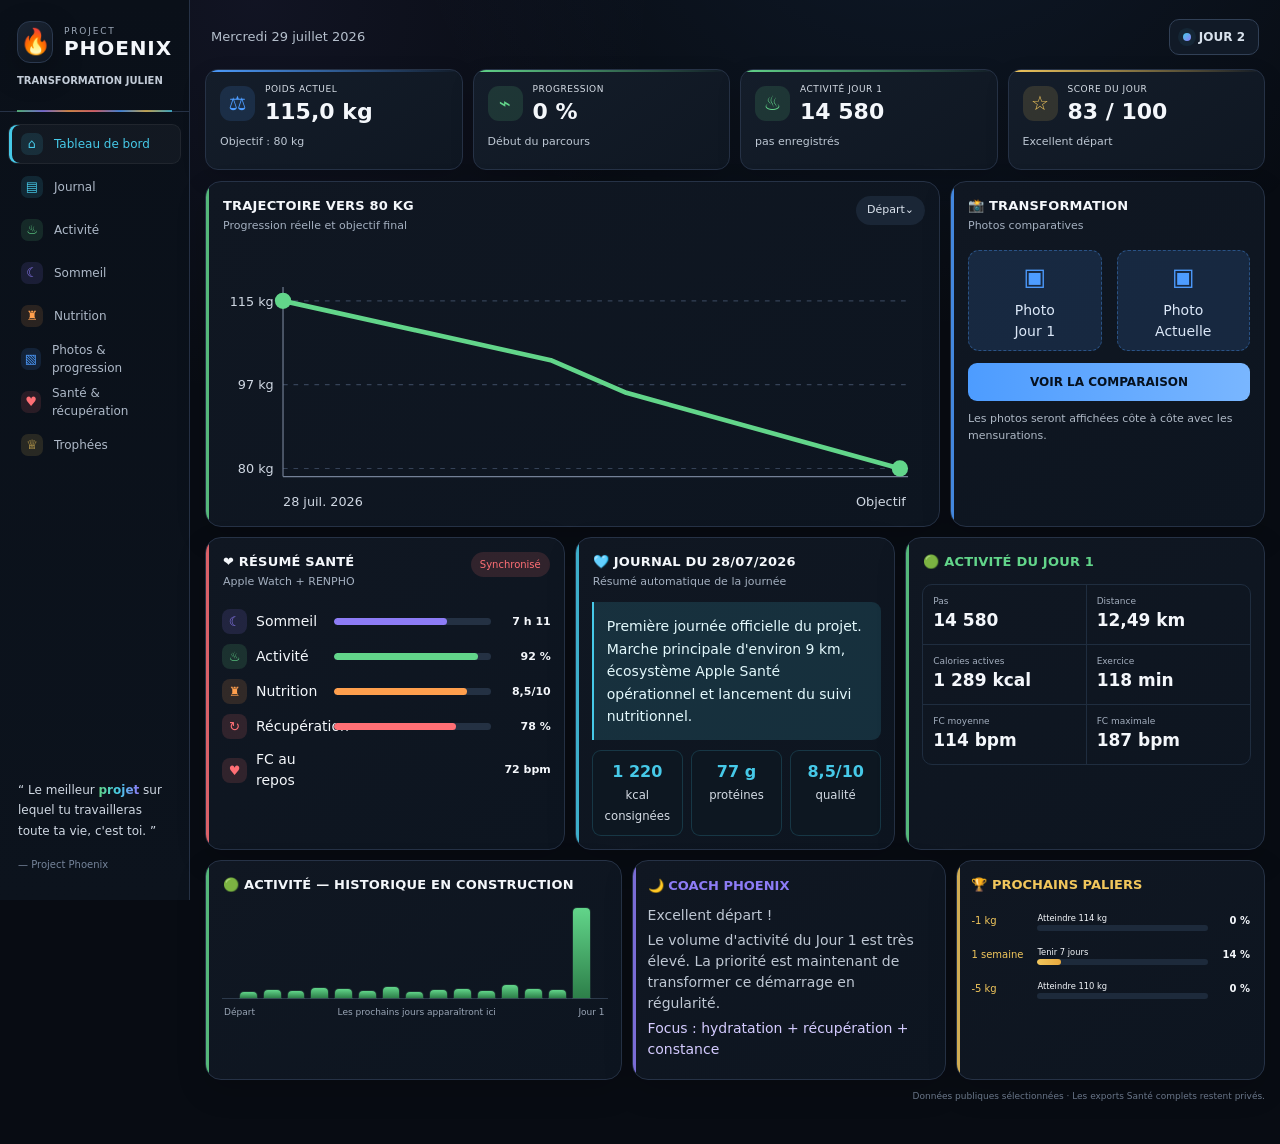
<file: v3.html>
<!doctype html>
<html lang="fr">
<head>
<meta charset="utf-8">
<meta name="viewport" content="width=device-width,initial-scale=1,viewport-fit=cover">
<meta name="theme-color" content="#0a0f18">
<meta name="description" content="Project Phoenix — tableau de bord public de la transformation de Julien.">
<title>Project Phoenix — Julien</title>
<style>
:root{
--bg:#080c13;--side:#0b1019;--panel:#101722;--panel2:#141d2a;--line:#263246;
--text:#f4f7fb;--muted:#96a3b5;--neutral:#dce4ef;
--green:#62d58a;--greenSoft:rgba(98,213,138,.14);
--purple:#8d7cf6;--purpleSoft:rgba(141,124,246,.14);
--orange:#ff9f4d;--orangeSoft:rgba(255,159,77,.14);
--coral:#ff6f75;--coralSoft:rgba(255,111,117,.14);
--blue:#4d9cff;--blueSoft:rgba(77,156,255,.14);
--gold:#f2c75c;--goldSoft:rgba(242,199,92,.14);
--cyan:#46c9e8;--cyanSoft:rgba(70,201,232,.14);
--radius:16px;--shadow:0 18px 55px rgba(0,0,0,.27)
}
*{box-sizing:border-box}html{scroll-behavior:smooth}body{margin:0;color:var(--text);font:14px/1.5 Inter,ui-sans-serif,system-ui,-apple-system,"Segoe UI",sans-serif;background:radial-gradient(circle at 72% -18%,rgba(77,156,255,.10),transparent 33%),radial-gradient(circle at 20% 0,rgba(141,124,246,.07),transparent 26%),var(--bg)}a{color:inherit;text-decoration:none}.app{min-height:100vh;display:grid;grid-template-columns:190px minmax(0,1fr)}
.sidebar{position:sticky;top:0;height:100vh;display:flex;flex-direction:column;border-right:1px solid var(--line);background:linear-gradient(180deg,#0a1019,#0c131d);overflow:hidden}.brand{height:112px;padding:21px 17px;border-bottom:1px solid var(--line);position:relative}.brand:after{content:"";position:absolute;left:17px;right:17px;bottom:-1px;height:2px;background:linear-gradient(90deg,var(--green),var(--purple),var(--orange),var(--coral),var(--blue),var(--gold),var(--cyan));opacity:.75}.brandrow{display:flex;align-items:center;gap:11px}.mark{width:42px;height:42px;display:grid;place-items:center;border-radius:13px;font-size:25px;background:linear-gradient(145deg,#1a2432,#101722);border:1px solid #2b394f;box-shadow:0 10px 30px rgba(0,0,0,.25)}.brand small{display:block;color:#9da9b9;font-size:9px;letter-spacing:.2em}.brand strong{display:block;font-size:20px;line-height:1.05;letter-spacing:.045em}.brand p{margin:10px 0 0;color:#c3ccd8;font-size:10px;font-weight:700}.menu{padding:12px 8px;display:grid;gap:3px}.menu a{--c:var(--neutral);display:flex;align-items:center;gap:11px;min-height:40px;padding:0 12px;border-radius:9px;color:#aeb9c8;font-size:12px;border:1px solid transparent}.menu a:hover,.menu a.active{color:var(--c);background:rgba(255,255,255,.035);border-color:rgba(255,255,255,.055)}.menu a.active{box-shadow:inset 3px 0 0 var(--cyan)}.menu .ico{width:22px;height:22px;display:grid;place-items:center;border-radius:7px;color:var(--c);background:color-mix(in srgb,var(--c) 13%,transparent);font-size:13px}.menu .dashboardLink{--c:var(--cyan)}.menu .journalLink{--c:var(--cyan)}.menu .activityLink{--c:var(--green)}.menu .sleepLink{--c:var(--purple)}.menu .nutritionLink{--c:var(--orange)}.menu .photosLink{--c:var(--blue)}.menu .healthLink{--c:var(--coral)}.menu .trophyLink{--c:var(--gold)}.quote{margin:auto 18px 27px;color:#d0d8e3;font-size:12px;line-height:1.7}.quote b{background:linear-gradient(90deg,var(--green),var(--cyan),var(--purple));-webkit-background-clip:text;background-clip:text;color:transparent}.quote small{display:block;margin-top:15px;color:#75849a}
.content{min-width:0;padding:16px 15px 32px}.top{display:flex;align-items:center;justify-content:space-between;gap:18px;margin:3px 6px 14px}.top p{margin:0;color:#b5bfcc;font-size:13px}.day{display:flex;align-items:center;gap:8px;padding:8px 13px;border:1px solid #314056;border-radius:10px;color:#d9e2ed;background:#111a27;font-size:12px;font-weight:900}.day:before{content:"";width:8px;height:8px;border-radius:50%;background:linear-gradient(135deg,var(--cyan),var(--purple));box-shadow:0 0 0 5px rgba(70,201,232,.07)}
.dashboard{display:block}.maincol{min-width:0;width:100%}
.kpis{display:grid;grid-template-columns:repeat(4,minmax(0,1fr));gap:10px;margin-bottom:11px}.kpi{--accent:var(--blue);--soft:var(--blueSoft);min-height:101px;padding:13px 14px;border:1px solid var(--line);border-radius:13px;background:linear-gradient(145deg,var(--panel2),#0f1722);box-shadow:0 9px 25px rgba(0,0,0,.13);position:relative;overflow:hidden}.kpi:before{content:"";position:absolute;left:0;top:0;right:0;height:2px;background:linear-gradient(90deg,var(--accent),transparent)}.kpi.weight{--accent:var(--blue);--soft:var(--blueSoft)}.kpi.progress{--accent:var(--green);--soft:var(--greenSoft)}.kpi.activity{--accent:var(--green);--soft:var(--greenSoft)}.kpi.score{--accent:var(--gold);--soft:var(--goldSoft)}.kpiTop{display:flex;gap:10px;align-items:center}.kpiIcon{width:35px;height:35px;display:grid;place-items:center;border-radius:11px;color:var(--accent);background:var(--soft);font-size:20px}.kpi label{display:block;color:#d7dee7;font-size:9px;text-transform:uppercase;letter-spacing:.06em}.kpi strong{display:block;margin-top:3px;font-size:22px;line-height:1.1}.kpi p{margin:10px 0 0;color:#bdc7d3;font-size:11px}
.layoutA{display:grid;grid-template-columns:1.75fr .75fr;gap:10px;margin-bottom:10px}.card{--accent:var(--neutral);border:1px solid var(--line);border-radius:var(--radius);background:linear-gradient(145deg,var(--panel),#0d1520);box-shadow:0 11px 30px rgba(0,0,0,.16);position:relative;overflow:hidden}.card:before{content:"";position:absolute;left:0;top:0;bottom:0;width:3px;background:var(--accent);opacity:.85}.progressCard{--accent:var(--green)}.transform{--accent:var(--blue);padding-bottom:13px}.health{--accent:var(--coral);padding-bottom:13px}.journal{--accent:var(--cyan);padding-bottom:13px}.activityCard{--accent:var(--green);padding-bottom:13px}.month{--accent:var(--green);padding-bottom:11px}.coach{--accent:var(--purple);padding:15px;color:#bec7d3}.steps{--accent:var(--gold);padding:14px}.cardHead{display:flex;align-items:flex-start;justify-content:space-between;gap:12px;padding:14px 14px 0 17px}.cardHead h2,.cardHead h3{margin:0;font-size:13px;letter-spacing:.015em}.cardHead p{margin:2px 0 0;color:#a4b0c0;font-size:11px}.select{padding:6px 11px;border-radius:999px;background:#1a2636;color:#dce4ee;font-size:11px}.chart{padding:4px 10px 9px 13px}.chart svg{display:block;width:100%;height:auto}.grid{stroke:#354257;stroke-width:1;stroke-dasharray:4 5}.axis{fill:#cfd7e2;font-size:11px}.line{fill:none;stroke:var(--green);stroke-width:4;stroke-linecap:round;stroke-linejoin:round}.dot{fill:var(--green)}
.photoCompare{display:grid;grid-template-columns:1fr 1fr;gap:15px;padding:16px 14px 12px 17px}.photoBox{height:101px;display:grid;place-items:center;text-align:center;border:1px dashed rgba(77,156,255,.36);border-radius:11px;color:#dce8f8;background:var(--blueSoft)}.photoBox span{display:block;font-size:24px;color:var(--blue)}.photoBox b{display:block;margin-top:5px;font-weight:500}.compareBtn{display:block;margin:0 14px 0 17px;padding:10px;border-radius:9px;text-align:center;color:#06111f;background:linear-gradient(90deg,var(--blue),#79b6ff);font-weight:900;font-size:12px}.transform>p{margin:10px 14px 0 17px;color:#aeb8c5;font-size:11px}
.middle{display:grid;grid-template-columns:1.1fr .98fr 1.1fr;gap:10px;margin-bottom:10px}.sync{padding:5px 9px;border-radius:999px;color:var(--coral);background:var(--coralSoft);font-size:10px}.healthRows{padding:9px 13px 0 16px}.healthRow{display:grid;grid-template-columns:26px 70px 1fr 52px;gap:8px;align-items:center;margin:10px 0}.healthIcon{width:25px;height:25px;display:grid;place-items:center;border-radius:8px;font-size:13px}.sleepIcon{color:var(--purple);background:var(--purpleSoft)}.activityIcon{color:var(--green);background:var(--greenSoft)}.nutritionIcon{color:var(--orange);background:var(--orangeSoft)}.recoveryIcon{color:var(--coral);background:var(--coralSoft)}.heartIcon{color:var(--coral);background:var(--coralSoft)}.healthRow .bar{height:7px;border-radius:99px;background:#243143;overflow:hidden}.healthRow .bar i{display:block;height:100%;border-radius:99px}.purple{background:var(--purple)}.green{background:var(--green)}.orange{background:var(--orange)}.coral{background:var(--coral)}.healthRow strong{font-size:11px;text-align:right}.journalBox{margin:12px 13px 10px 16px;padding:13px;border-left:2px solid var(--cyan);border-radius:0 9px 9px 0;background:var(--cyanSoft);color:#e3f8fc;line-height:1.6}.journalStats{display:grid;grid-template-columns:repeat(3,1fr);gap:8px;padding:0 13px 0 16px}.journalStats div{padding:9px 4px;text-align:center;border:1px solid rgba(70,201,232,.18);border-radius:9px;background:#0d1721}.journalStats b{display:block;color:var(--cyan);font-size:16px}.journalStats small{color:#d4dbe4}.activityTitle{color:var(--green)}.activityGrid{display:grid;grid-template-columns:repeat(2,1fr);margin:12px 13px 0 16px;border:1px solid #1f2d3f;border-radius:10px;overflow:hidden}.activityGrid div{min-height:59px;padding:10px;border-right:1px solid #1f2d3f;border-bottom:1px solid #1f2d3f}.activityGrid div:nth-child(2n){border-right:0}.activityGrid div:nth-last-child(-n+2){border-bottom:0}.activityGrid span{display:block;color:#a3aebe;font-size:9px}.activityGrid b{font-size:17px}
.bottom{display:grid;grid-template-columns:1.35fr 1.02fr 1fr;gap:10px}.bars{height:104px;display:flex;align-items:end;gap:7px;padding:13px 18px 0;border-bottom:1px solid #2c394b;margin:0 13px 0 16px}.bars i{flex:1;min-width:4px;border-radius:4px 4px 0 0;background:linear-gradient(var(--green),#2d7f49);box-shadow:0 0 0 1px rgba(98,213,138,.14)}.xlabels{display:flex;justify-content:space-between;padding:7px 16px 0 18px;color:#9aa6b6;font-size:9px}.coach h3{margin:0 0 9px;color:var(--purple);font-size:13px}.coach p{margin:4px 0}.focus{margin-top:14px;color:#d4cbff!important}.steps h3{margin:0 0 15px;color:var(--gold);font-size:13px}.step{display:grid;grid-template-columns:58px 1fr 34px;gap:8px;align-items:center;margin:13px 0;font-size:10px}.step>span{color:var(--gold)}.track{height:6px;border-radius:99px;background:#1d2a3b;overflow:hidden}.track i{display:block;height:100%;border-radius:99px;background:linear-gradient(90deg,var(--gold),#e8a93f)}.step b{text-align:right}.privacy{margin-top:10px;color:#6f7d90;text-align:right;font-size:9px}.mobileNav{display:none}
@media(max-width:1180px){.app{grid-template-columns:76px minmax(0,1fr)}.brand{padding:18px 9px;text-align:center}.brandrow{justify-content:center}.brand .words,.brand p,.menu .txt,.quote{display:none}.menu a{justify-content:center;padding:0}.middle{grid-template-columns:1fr 1fr}.activityCard{grid-column:1/-1}.bottom{grid-template-columns:1fr 1fr}.steps{grid-column:1/-1}.kpis{grid-template-columns:repeat(2,1fr)}}
@media(max-width:820px){body{padding-bottom:68px}.app{display:block}.sidebar{display:none}.content{padding:10px}.maincol{display:flex;flex-direction:column}.top{order:-5}.kpis{order:-4}.layoutA{order:-3}.middle{order:-2}.bottom{order:-1}.layoutA,.middle,.bottom{grid-template-columns:1fr}.activityCard,.steps{grid-column:auto}.mobileNav{position:fixed;z-index:50;display:grid;grid-template-columns:repeat(4,1fr);left:8px;right:8px;bottom:8px;height:60px;padding:5px;border:1px solid var(--line);border-radius:15px;background:rgba(10,16,25,.96);backdrop-filter:blur(15px);box-shadow:0 15px 40px rgba(0,0,0,.5)}.mobileNav a{display:grid;place-items:center;color:#96a2b2;font-size:9px}.mobileNav b{display:block;font-size:17px;line-height:1}.mobileNav a:nth-child(1){color:var(--cyan)}.mobileNav a:nth-child(2){color:var(--cyan)}.mobileNav a:nth-child(3){color:var(--green)}.mobileNav a:nth-child(4){color:var(--coral)}.privacy{text-align:center}}
@media(max-width:560px){.content{padding:7px}.top{margin:7px 5px 12px}.top p{font-size:11px}.day{padding:6px 9px}.kpis{grid-template-columns:1fr 1fr;gap:7px}.kpi{min-height:88px;padding:11px}.kpiIcon{width:30px;height:30px;font-size:17px}.kpi strong{font-size:18px}.kpi p{font-size:9px}.layoutA,.middle,.bottom{gap:7px}.cardHead{padding:12px 12px 0 15px}.chart{overflow:hidden}.chart svg{width:112%;max-width:none;transform:translateX(-5%)}.healthRow{grid-template-columns:25px 62px 1fr 45px}.journalBox{font-size:12px}.activityGrid b{font-size:15px}.bars{gap:4px}}
</style>
</head>
<body>
<div class="app">
<aside class="sidebar">
<div class="brand"><div class="brandrow"><span class="mark">🔥</span><span class="words"><small>PROJECT</small><strong>PHOENIX</strong></span></div><p>TRANSFORMATION JULIEN</p></div>
<nav class="menu">
<a class="active dashboardLink" href="#dashboard"><span class="ico">⌂</span><span class="txt">Tableau de bord</span></a>
<a class="journalLink" href="#journal"><span class="ico">▤</span><span class="txt">Journal</span></a>
<a class="activityLink" href="#activite"><span class="ico">♨</span><span class="txt">Activité</span></a>
<a class="sleepLink" href="#sante"><span class="ico">☾</span><span class="txt">Sommeil</span></a>
<a class="nutritionLink" href="#nutrition"><span class="ico">♜</span><span class="txt">Nutrition</span></a>
<a class="photosLink" href="#photos"><span class="ico">▧</span><span class="txt">Photos & progression</span></a>
<a class="healthLink" href="#sante"><span class="ico">♥</span><span class="txt">Santé & récupération</span></a>
<a class="trophyLink" href="#trophees"><span class="ico">♕</span><span class="txt">Trophées</span></a>
</nav>
<div class="quote">“ Le meilleur <b>projet</b> sur lequel tu travailleras toute ta vie, c'est toi. ”<small>— Project Phoenix</small></div>
</aside>
<main class="content" id="dashboard">
<div class="top"><p>Mercredi 29 juillet 2026</p><span class="day">JOUR 2</span></div>
<div class="dashboard"><section class="maincol">
<div class="kpis">
<article class="kpi weight"><div class="kpiTop"><span class="kpiIcon">⚖</span><div><label>Poids actuel</label><strong>115,0 kg</strong></div></div><p>Objectif : 80 kg</p></article>
<article class="kpi progress"><div class="kpiTop"><span class="kpiIcon">⌁</span><div><label>Progression</label><strong>0 %</strong></div></div><p>Début du parcours</p></article>
<article class="kpi activity"><div class="kpiTop"><span class="kpiIcon">♨</span><div><label>Activité Jour 1</label><strong>14 580</strong></div></div><p>pas enregistrés</p></article>
<article class="kpi score"><div class="kpiTop"><span class="kpiIcon">☆</span><div><label>Score du jour</label><strong>83 / 100</strong></div></div><p>Excellent départ</p></article>
</div>
<div class="layoutA">
<article class="card progressCard"><div class="cardHead"><div><h2>TRAJECTOIRE VERS 80 KG</h2><p>Progression réelle et objectif final</p></div><span class="select">Départ⌄</span></div><div class="chart"><svg viewBox="0 0 610 240" role="img" aria-label="Trajectoire indicative de 115 à 80 kilogrammes"><line class="grid" x1="55" y1="54" x2="590" y2="54"/><line class="grid" x1="55" y1="126" x2="590" y2="126"/><line class="grid" x1="55" y1="198" x2="590" y2="198"/><line x1="55" y1="42" x2="55" y2="205" stroke="#738096"/><line x1="55" y1="205" x2="592" y2="205" stroke="#738096"/><text class="axis" x="47" y="58" text-anchor="end">115 kg</text><text class="axis" x="47" y="130" text-anchor="end">97 kg</text><text class="axis" x="47" y="202" text-anchor="end">80 kg</text><path class="line" d="M55 54 L285 105 L350 133 L585 198"/><circle class="dot" cx="55" cy="54" r="7"/><circle class="dot" cx="585" cy="198" r="7"/><text class="axis" x="55" y="230">28 juil. 2026</text><text class="axis" x="590" y="230" text-anchor="end">Objectif</text></svg></div></article>
<article class="card transform" id="photos"><div class="cardHead"><div><h2>📸 TRANSFORMATION</h2><p>Photos comparatives</p></div></div><div class="photoCompare"><div class="photoBox"><div><span>▣</span><b>Photo<br>Jour 1</b></div></div><div class="photoBox"><div><span>▣</span><b>Photo<br>Actuelle</b></div></div></div><a class="compareBtn" href="#photos">VOIR LA COMPARAISON</a><p>Les photos seront affichées côte à côte avec les mensurations.</p></article>
</div>
<div class="middle">
<article class="card health" id="sante"><div class="cardHead"><div><h3>❤️ RÉSUMÉ SANTÉ</h3><p>Apple Watch + RENPHO</p></div><span class="sync">Synchronisé</span></div><div class="healthRows">
<div class="healthRow"><span class="healthIcon sleepIcon">☾</span><span>Sommeil</span><div class="bar"><i class="purple" style="width:72%"></i></div><strong>7 h 11</strong></div>
<div class="healthRow"><span class="healthIcon activityIcon">♨</span><span>Activité</span><div class="bar"><i class="green" style="width:92%"></i></div><strong>92 %</strong></div>
<div class="healthRow" id="nutrition"><span class="healthIcon nutritionIcon">♜</span><span>Nutrition</span><div class="bar"><i class="orange" style="width:85%"></i></div><strong>8,5/10</strong></div>
<div class="healthRow"><span class="healthIcon recoveryIcon">↻</span><span>Récupération</span><div class="bar"><i class="coral" style="width:78%"></i></div><strong>78 %</strong></div>
<div class="healthRow"><span class="healthIcon heartIcon">♥</span><span>FC au repos</span><div></div><strong>72 bpm</strong></div>
</div></article>
<article class="card journal" id="journal"><div class="cardHead"><div><h3>🩵 JOURNAL DU 28/07/2026</h3><p>Résumé automatique de la journée</p></div></div><div class="journalBox">Première journée officielle du projet. Marche principale d'environ 9 km, écosystème Apple Santé opérationnel et lancement du suivi nutritionnel.</div><div class="journalStats"><div><b>1 220</b><small>kcal consignées</small></div><div><b>77 g</b><small>protéines</small></div><div><b>8,5/10</b><small>qualité</small></div></div></article>
<article class="card activityCard" id="activite"><div class="cardHead"><h3 class="activityTitle">🟢 ACTIVITÉ DU JOUR 1</h3></div><div class="activityGrid"><div><span>Pas</span><b>14 580</b></div><div><span>Distance</span><b>12,49 km</b></div><div><span>Calories actives</span><b>1 289 kcal</b></div><div><span>Exercice</span><b>118 min</b></div><div><span>FC moyenne</span><b>114 bpm</b></div><div><span>FC maximale</span><b>187 bpm</b></div></div></article>
</div>
<div class="bottom">
<article class="card month"><div class="cardHead"><h3>🟢 ACTIVITÉ — HISTORIQUE EN CONSTRUCTION</h3></div><div class="bars"><i style="height:7%"></i><i style="height:9%"></i><i style="height:8%"></i><i style="height:11%"></i><i style="height:10%"></i><i style="height:8%"></i><i style="height:12%"></i><i style="height:7%"></i><i style="height:9%"></i><i style="height:10%"></i><i style="height:8%"></i><i style="height:14%"></i><i style="height:10%"></i><i style="height:9%"></i><i style="height:100%"></i></div><div class="xlabels"><span>Départ</span><span>Les prochains jours apparaîtront ici</span><span>Jour 1</span></div></article>
<article class="card coach"><h3>🌙 COACH PHOENIX</h3><p>Excellent départ !</p><p>Le volume d'activité du Jour 1 est très élevé. La priorité est maintenant de transformer ce démarrage en régularité.</p><p class="focus">Focus : hydratation + récupération + constance</p></article>
<article class="card steps" id="trophees"><h3>🏆 PROCHAINS PALIERS</h3><div class="step"><span>-1 kg</span><div><small>Atteindre 114 kg</small><div class="track"><i style="width:0%"></i></div></div><b>0 %</b></div><div class="step"><span>1 semaine</span><div><small>Tenir 7 jours</small><div class="track"><i style="width:14%"></i></div></div><b>14 %</b></div><div class="step"><span>-5 kg</span><div><small>Atteindre 110 kg</small><div class="track"><i style="width:0%"></i></div></div><b>0 %</b></div></article>
</div>
<p class="privacy">Données publiques sélectionnées · Les exports Santé complets restent privés.</p>
</section></div>
</main>
</div>
<nav class="mobileNav"><a href="#dashboard"><b>⌂</b>Accueil</a><a href="#journal"><b>▤</b>Journal</a><a href="#activite"><b>♨</b>Activité</a><a href="#sante"><b>♥</b>Santé</a></nav>
</body>
</html>
</file>
<file: styles.css>
:root{--bg:#080c13;--panel:#101722;--panel2:#141d2a;--line:#263246;--text:#f4f7fb;--muted:#96a3b5;--green:#62d58a;--purple:#8d7cf6;--orange:#ff9f4d;--coral:#ff6f75;--blue:#4d9cff;--gold:#f2c75c;--cyan:#46c9e8;--radius:20px;--shadow:0 22px 65px rgba(0,0,0,.3)}*{box-sizing:border-box}html{scroll-behavior:smooth}body{margin:0;color:var(--text);font:15px/1.6 Inter,ui-sans-serif,system-ui,-apple-system,"Segoe UI",sans-serif;background:radial-gradient(circle at 75% -12%,rgba(77,156,255,.12),transparent 31%),radial-gradient(circle at 12% 8%,rgba(141,124,246,.08),transparent 25%),var(--bg)}a{color:inherit;text-decoration:none}.wrap{width:min(1160px,calc(100% - 28px));margin:auto}.nav{position:sticky;top:12px;z-index:20;margin-top:12px;min-height:64px;display:flex;align-items:center;justify-content:space-between;gap:18px;padding:10px 17px;border:1px solid rgba(255,255,255,.08);border-radius:18px;background:rgba(11,16,25,.88);backdrop-filter:blur(18px);box-shadow:0 14px 40px rgba(0,0,0,.24)}.brand{display:flex;align-items:center;gap:11px}.mark{width:42px;height:42px;display:grid;place-items:center;border-radius:14px;background:linear-gradient(145deg,#182333,#0f1722);border:1px solid #2a3850;font-size:23px}.brand small{display:block;color:var(--muted);font-size:9px;letter-spacing:.18em}.brand b{display:block;font-size:17px}.links{display:flex;flex-wrap:wrap;gap:18px;color:#b9c4d2;font-size:12px;font-weight:800}.links a:hover{color:#fff}.public{padding:7px 10px;border-radius:999px;background:rgba(70,201,232,.12);color:var(--cyan);font-size:10px;font-weight:900;letter-spacing:.08em}.hero{position:relative;overflow:hidden;margin-top:16px;padding:66px 48px 44px;border:1px solid rgba(255,255,255,.08);border-radius:32px;background:linear-gradient(140deg,rgba(10,15,24,.97),rgba(13,20,31,.96));box-shadow:var(--shadow)}.hero:before{content:"";position:absolute;inset:0;background:radial-gradient(circle at 86% 22%,rgba(77,156,255,.20),transparent 24%),radial-gradient(circle at 72% 75%,rgba(141,124,246,.13),transparent 24%)}.hero:after{content:"";position:absolute;left:0;right:0;top:0;height:3px;background:linear-gradient(90deg,var(--green),var(--purple),var(--orange),var(--coral),var(--blue),var(--gold),var(--cyan))}.hero>*{position:relative;z-index:1}.eyebrow{display:inline-flex;align-items:center;gap:8px;padding:8px 12px;border:1px solid rgba(255,255,255,.09);border-radius:999px;background:rgba(255,255,255,.035);font-size:11px;font-weight:900;letter-spacing:.1em;text-transform:uppercase}.eyebrow i{width:8px;height:8px;border-radius:50%;background:linear-gradient(135deg,var(--cyan),var(--purple))}h1{max-width:850px;margin:22px 0 14px;font-size:clamp(42px,6vw,72px);line-height:1.03;letter-spacing:-.055em}h1 span{background:linear-gradient(90deg,var(--blue),var(--purple),var(--coral));-webkit-background-clip:text;background-clip:text;color:transparent}.lead{max-width:760px;color:#c3cedb;font-size:18px}.challenge{display:grid;grid-template-columns:180px 1fr;gap:22px;align-items:center;margin-top:30px}.dayRing{width:170px;height:170px;display:grid;place-items:center;border-radius:50%;background:conic-gradient(var(--cyan) .274%,#263143 0);position:relative}.dayRing:before{content:"";position:absolute;inset:12px;border-radius:50%;background:#111925}.dayRing div{z-index:1;text-align:center}.dayRing b{display:block;font-size:38px;line-height:1}.dayRing span{color:var(--muted);font-size:12px}.challengeText h2{margin:0 0 7px;font-size:32px}.challengeText p{margin:0;color:var(--muted)}.yearbar{height:10px;margin-top:18px;border-radius:99px;background:#263143;overflow:hidden}.yearbar i{display:block;width:.274%;min-width:4px;height:100%;background:linear-gradient(90deg,var(--cyan),var(--blue))}.yearmeta{display:flex;justify-content:space-between;margin-top:7px;color:var(--muted);font-size:11px}.section{padding-top:78px}.sectionHead{margin-bottom:22px}.kicker{font-size:10px;font-weight:900;letter-spacing:.13em;text-transform:uppercase;color:var(--cyan)}.sectionHead h2{margin:6px 0 4px;font-size:clamp(30px,4vw,44px);line-height:1.12;letter-spacing:-.04em}.sectionHead p{margin:0;color:var(--muted);max-width:760px}.summaryGrid{display:grid;grid-template-columns:repeat(4,1fr);gap:13px}.topic{--accent:var(--blue);position:relative;overflow:hidden;min-height:205px;padding:23px;border:1px solid var(--line);border-radius:var(--radius);background:linear-gradient(145deg,var(--panel),#0d1520);box-shadow:0 16px 45px rgba(0,0,0,.18);transition:.2s transform,.2s border-color}.topic:hover{transform:translateY(-3px);border-color:color-mix(in srgb,var(--accent) 55%,var(--line))}.topic:before{content:"";position:absolute;left:0;top:0;right:0;height:3px;background:var(--accent)}.topic .icon{width:44px;height:44px;display:grid;place-items:center;border-radius:13px;background:color-mix(in srgb,var(--accent) 14%,transparent);color:var(--accent);font-size:21px}.topic h3{margin:17px 0 6px;font-size:20px}.topic p{margin:0;color:var(--muted)}.topic strong{display:block;margin-top:18px;color:var(--accent)}.activity{--accent:var(--green)}.sleep{--accent:var(--purple)}.nutrition{--accent:var(--orange)}.transform{--accent:var(--blue)}.health{--accent:var(--coral)}.journal{--accent:var(--cyan)}.trophies{--accent:var(--gold)}.overview{--accent:var(--cyan)}.cards2{display:grid;grid-template-columns:1.15fr .85fr;gap:14px}.card{padding:27px;border:1px solid var(--line);border-radius:var(--radius);background:linear-gradient(145deg,var(--panel),#0d1520);box-shadow:0 16px 45px rgba(0,0,0,.18)}.card h3{margin:5px 0 9px;font-size:24px}.card p{color:var(--muted)}.facts{display:grid;grid-template-columns:repeat(3,1fr);gap:9px;margin-top:20px}.fact{padding:13px;border:1px solid var(--line);border-radius:13px;background:#0d1620}.fact span{display:block;color:var(--muted);font-size:10px}.fact b{font-size:18px}.notice{padding:16px;border-radius:14px;background:rgba(77,156,255,.09);border:1px solid rgba(77,156,255,.18);color:#ceddf1}.filters{display:flex;flex-wrap:wrap;gap:8px;margin:21px 0}.filter{padding:9px 13px;border:1px solid var(--line);border-radius:999px;background:#111a27;color:#cad3df;font-weight:800;font-size:12px;cursor:pointer}.filter.active{color:#07121a;border-color:var(--cyan);background:var(--cyan)}.filter:disabled{opacity:.38;cursor:not-allowed}.metrics{display:grid;grid-template-columns:repeat(4,1fr);gap:12px}.metric{padding:19px;border:1px solid var(--line);border-radius:16px;background:var(--panel)}.metric span{display:block;color:var(--muted);font-size:11px}.metric b{display:block;margin-top:7px;font-size:27px}.chartbox{margin-top:14px;padding:22px;border:1px solid var(--line);border-radius:18px;background:linear-gradient(145deg,var(--panel),#0d1520)}.chartbox svg{display:block;width:100%;height:auto}.gridline{stroke:#354257;stroke-width:1;stroke-dasharray:4 5}.axis{fill:#aeb8c6;font-size:11px}.chartline{fill:none;stroke:var(--cyan);stroke-width:4;stroke-linecap:round;stroke-linejoin:round}.empty{padding:55px 22px;text-align:center;color:var(--muted);border:1px dashed #334156;border-radius:18px}.empty b{display:block;color:var(--text);font-size:20px;margin-bottom:6px}.back{display:inline-flex;margin-top:18px;color:var(--cyan);font-weight:900}.privacy{margin:70px 0 34px;padding:18px 20px;border:1px solid var(--line);border-radius:17px;background:#0d1520;color:var(--muted);font-size:12px}footer{padding:23px 0 33px;border-top:1px solid var(--line);display:flex;justify-content:space-between;gap:18px;color:var(--muted);font-size:11px}@media(max-width:920px){.links{display:none}.summaryGrid{grid-template-columns:repeat(2,1fr)}.cards2{grid-template-columns:1fr}.metrics{grid-template-columns:repeat(2,1fr)}}@media(max-width:620px){.wrap{width:calc(100% - 18px)}.nav{top:8px;margin-top:8px}.public{display:none}.hero{padding:45px 20px 32px;border-radius:24px}.hero h1{font-size:39px}.lead{font-size:16px}.challenge{grid-template-columns:1fr}.dayRing{width:140px;height:140px}.summaryGrid{grid-template-columns:1fr}.metrics{grid-template-columns:1fr 1fr}.facts{grid-template-columns:1fr}.section{padding-top:60px}footer{flex-direction:column}.filter{font-size:11px;padding:8px 10px}}
</file>
<file: dashboard.css>
.mainwrap{min-width:0}.heroGrid{display:grid;grid-template-columns:minmax(0,1fr) 330px;gap:30px;align-items:center}.heroCopy{min-width:0}.phoenixCard{position:relative;padding:20px;border:1px solid rgba(255,255,255,.1);border-radius:25px;background:linear-gradient(145deg,rgba(255,255,255,.08),rgba(255,255,255,.025));box-shadow:0 24px 70px rgba(0,0,0,.3);text-align:center}.phoenixCard:before{content:"";position:absolute;inset:-25%;z-index:-1;background:radial-gradient(circle,rgba(255,137,64,.18),transparent 58%)}.phoenixCard img{width:min(220px,80%);filter:drop-shadow(0 24px 24px rgba(0,0,0,.35));animation:float 4.5s ease-in-out infinite}.phoenixCard h2{margin:5px 0 2px;font-size:25px}.phoenixCard p{margin:0;color:var(--muted);font-size:11px}.speech{margin-top:13px;padding:12px 13px;border-radius:14px;background:#0b1420;border:1px solid #26364e;color:#cbd7e6;text-align:left;font-size:11px}.homeSummary{display:grid;grid-template-columns:1.25fr .75fr;gap:14px;margin-top:16px}.pulse{padding:24px;border:1px solid var(--line);border-radius:20px;background:linear-gradient(145deg,#101722,#0d1520);box-shadow:0 16px 45px rgba(0,0,0,.18)}.pulse h3{margin:4px 0 8px;font-size:23px}.pulse p{margin:0;color:var(--muted)}.pulseStats{display:grid;grid-template-columns:repeat(4,1fr);gap:8px;margin-top:18px}.pulseStats div{padding:12px;border:1px solid var(--line);border-radius:12px;background:#0d1620}.pulseStats span{display:block;color:var(--muted);font-size:9px}.pulseStats b{font-size:16px}.statusline{display:flex;flex-wrap:wrap;gap:8px;margin-top:14px}.status{display:inline-flex;align-items:center;gap:7px;padding:7px 10px;border-radius:999px;border:1px solid #2b3b52;background:#0c1622;color:#c8d4e3;font-size:10px;font-weight:800}.status i{width:7px;height:7px;border-radius:50%;background:var(--green);box-shadow:0 0 0 5px rgba(98,213,138,.1)}.topic{min-height:270px;display:flex;flex-direction:column}.topicTop{display:flex;align-items:flex-start;justify-content:space-between;gap:10px}.topicValue{text-align:right}.topicValue b{display:block;font-size:25px;line-height:1;color:var(--accent)}.topicValue small{color:var(--muted);font-size:9px}.topic strong{margin-top:auto}.spark{height:59px;margin:16px 0 5px}.spark svg{width:100%;height:100%;display:block}.sparkGrid{stroke:#273448;stroke-width:1}.sparkLine{fill:none;stroke:var(--accent);stroke-width:3.5;stroke-linecap:round;stroke-linejoin:round}.sparkArea{fill:color-mix(in srgb,var(--accent) 14%,transparent)}.miniBars{height:59px;display:flex;align-items:end;gap:5px;margin:16px 0 5px}.miniBars i{flex:1;min-height:4px;border-radius:4px 4px 1px 1px;background:linear-gradient(var(--accent),color-mix(in srgb,var(--accent) 43%,#0b111b))}.donut{width:59px;height:59px;border-radius:50%;background:conic-gradient(var(--accent) var(--pct),#263143 0);position:relative;margin:16px 0 5px}.donut:after{content:"";position:absolute;inset:8px;border-radius:50%;background:#101722}.archive{display:grid;grid-template-columns:1fr auto;align-items:center;gap:20px;margin-top:14px;padding:18px 20px;border:1px dashed #35445a;border-radius:17px;background:rgba(255,255,255,.025)}.archive h3{margin:0 0 3px}.archive p{margin:0;color:var(--muted);font-size:12px}.archiveStats{display:flex;gap:8px}.archiveStats span{min-width:110px;padding:9px 10px;text-align:center;border-radius:11px;background:#101925;border:1px solid #29374a}.archiveStats small,.archiveStats b{display:block}.archiveStats small{color:var(--muted);font-size:9px}.detailHero{padding:46px 42px 34px}.detailHero h1{font-size:clamp(38px,5vw,61px)}.rangeIntro{display:flex;align-items:center;justify-content:space-between;gap:18px}.rangeMeta{color:var(--muted);font-size:12px;text-align:right}.rangeMeta b{display:block;color:#fff;font-size:19px}.rangeSummary{display:grid;grid-template-columns:repeat(4,1fr);gap:10px;margin:15px 0}.rangeSummary article{padding:16px;border:1px solid var(--line);border-radius:15px;background:linear-gradient(145deg,var(--panel),#0d1520)}.rangeSummary span{display:block;color:var(--muted);font-size:9px}.rangeSummary b{font-size:21px}.detailGrid{display:grid;grid-template-columns:1.45fr .55fr;gap:14px}.chartHeader{display:flex;align-items:start;justify-content:space-between;gap:15px;margin-bottom:12px}.chartHeader h3{margin:3px 0}.chartLegend{color:var(--muted);font-size:10px;text-align:right}.chartLegend b{display:block;color:#fff;font-size:20px}.chartCanvas{min-height:335px;display:grid;place-items:center}.chartCanvas svg{width:100%;height:auto}.chartPoint{fill:#0f1724;stroke:var(--cyan);stroke-width:4}.chartArea{fill:url(#chartFill)}.chartLabel{fill:#aeb8c6;font-size:10px}.periodList{display:grid;gap:9px}.periodList div{padding:13px;border:1px solid var(--line);border-radius:13px;background:#0d1620}.periodList span{display:block;color:var(--muted);font-size:9px}.periodList b{font-size:18px}.dailyTable{margin-top:14px;overflow:auto;border:1px solid var(--line);border-radius:17px}.dailyTable table{width:100%;border-collapse:collapse;min-width:720px}.dailyTable th,.dailyTable td{padding:12px 13px;border-bottom:1px solid var(--line);text-align:left;font-size:11px}.dailyTable th{color:var(--muted);background:#0d1620;font-size:9px;text-transform:uppercase;letter-spacing:.08em}.dailyTable tr:last-child td{border-bottom:0}.emptyState{width:100%;padding:60px 25px;text-align:center;color:var(--muted);border:1px dashed #334156;border-radius:17px}.emptyState b{display:block;margin-bottom:6px;color:#fff;font-size:21px}.periodNote{margin-top:14px;padding:14px;border:1px solid rgba(77,156,255,.2);border-radius:14px;background:rgba(77,156,255,.08);color:#ceddf1;font-size:11px}.mobileHome{display:none}@media(max-width:1080px){.heroGrid{grid-template-columns:1fr}.phoenixCard{display:grid;grid-template-columns:170px 1fr;align-items:center;text-align:left}.phoenixCard img{width:160px}.speech{margin-top:8px}.homeSummary,.detailGrid{grid-template-columns:1fr}.pulseStats{grid-template-columns:repeat(2,1fr)}}@media(max-width:720px){.homeSummary{grid-template-columns:1fr}.archive{grid-template-columns:1fr}.archiveStats{display:grid;grid-template-columns:repeat(2,1fr)}.rangeIntro{align-items:flex-start;flex-direction:column}.rangeMeta{text-align:left}.rangeSummary{grid-template-columns:repeat(2,1fr)}.mobileHome{display:block}}@media(max-width:620px){.topic{min-height:245px}.phoenixCard{display:block;text-align:center}.phoenixCard img{width:145px}.pulseStats{grid-template-columns:1fr 1fr}.rangeSummary{grid-template-columns:1fr 1fr}}
</file>
<file: sidebar.css>
.app-shell{display:grid;grid-template-columns:86px minmax(0,1fr);gap:18px;width:min(1280px,calc(100% - 24px));margin:auto}.phoenix-side-nav{position:sticky;z-index:45;top:92px;height:max-content;margin-top:16px;width:86px;padding:10px 8px;border:1px solid #26364d;border-radius:20px;background:linear-gradient(180deg,rgba(14,23,36,.97),rgba(9,15,24,.97));box-shadow:0 22px 60px rgba(0,0,0,.34);backdrop-filter:blur(16px);display:grid;gap:5px}.phoenix-side-nav a{position:relative;min-height:62px;padding:7px 4px;border-radius:13px;display:grid;place-items:center;gap:2px;color:#8f9db0;text-align:center;font-size:8px;font-weight:800;letter-spacing:.02em;transition:transform .18s ease,color .18s ease,background .18s ease,box-shadow .18s ease}.phoenix-side-nav a .navIcon{font-size:21px;line-height:1}.phoenix-side-nav a:hover{color:#fff;background:#172438;transform:translateX(3px)}.phoenix-side-nav a.is-active{color:#fff;background:linear-gradient(145deg,#357cf4,#665fea);box-shadow:0 10px 24px rgba(66,111,242,.28)}.phoenix-side-nav a.activity-link .navIcon{color:var(--green)}.phoenix-side-nav a.sleep-link .navIcon{color:var(--purple)}.phoenix-side-nav a.nutrition-link .navIcon{color:var(--orange)}.phoenix-side-nav a.transform-link .navIcon{color:var(--blue)}.phoenix-side-nav a.health-link .navIcon{color:var(--coral)}.phoenix-side-nav a.journal-link .navIcon{color:var(--cyan)}.phoenix-side-nav a.trophy-link .navIcon{color:var(--gold)}.phoenix-side-nav a.is-active .navIcon{color:#fff}.phoenix-mobile-nav{display:none}@media(max-width:1100px){.app-shell{display:block;width:min(1160px,calc(100% - 28px))}.phoenix-side-nav{display:none}}@media(max-width:720px){body{padding-bottom:76px}.app-shell{width:calc(100% - 18px)}.phoenix-mobile-nav{position:fixed;z-index:65;left:8px;right:8px;bottom:8px;min-height:62px;padding:5px;border:1px solid #26364d;border-radius:17px;background:rgba(8,14,23,.96);box-shadow:0 18px 50px rgba(0,0,0,.5);backdrop-filter:blur(18px);display:grid;grid-template-columns:repeat(5,1fr)}.phoenix-mobile-nav a{display:grid;place-items:center;gap:1px;color:#93a2b7;font-size:8px;font-weight:800;text-align:center}.phoenix-mobile-nav .navIcon{font-size:19px;line-height:1}.phoenix-mobile-nav a.is-active{color:#61d7e8}}
</file>
